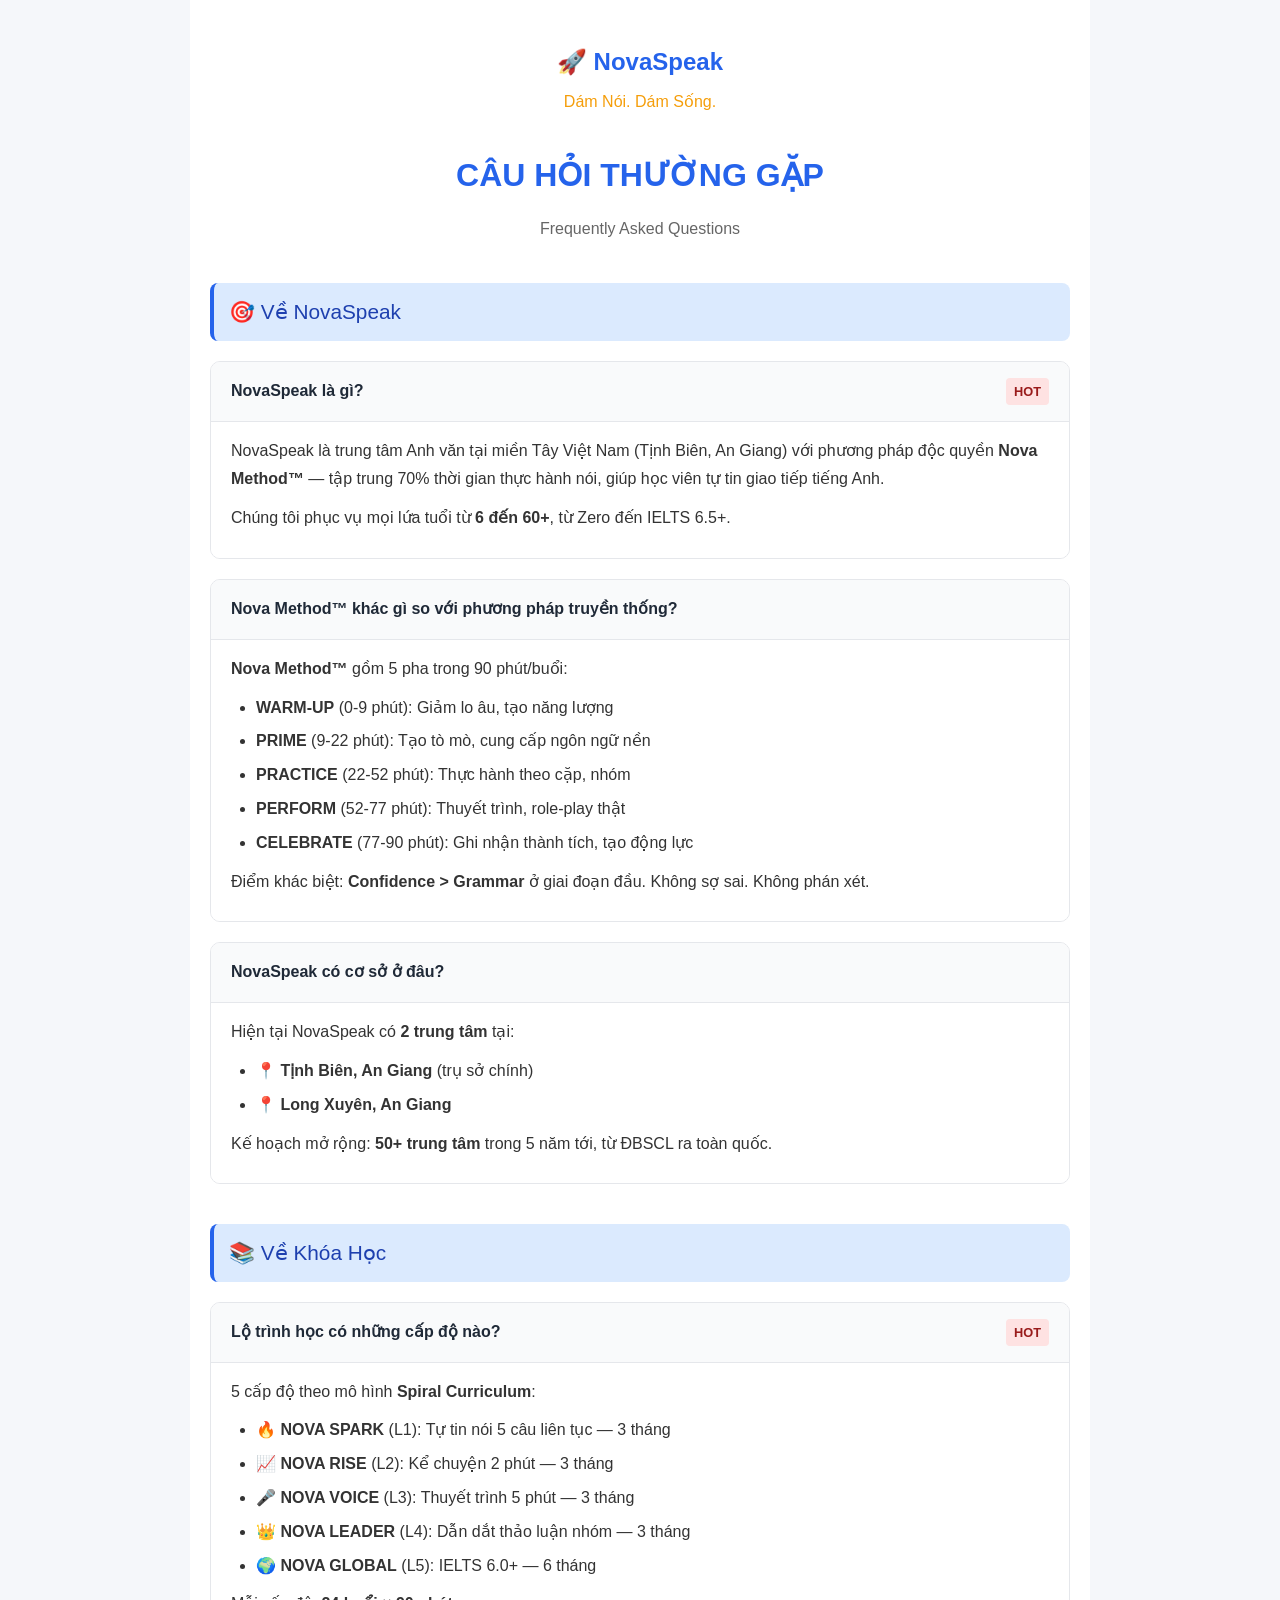
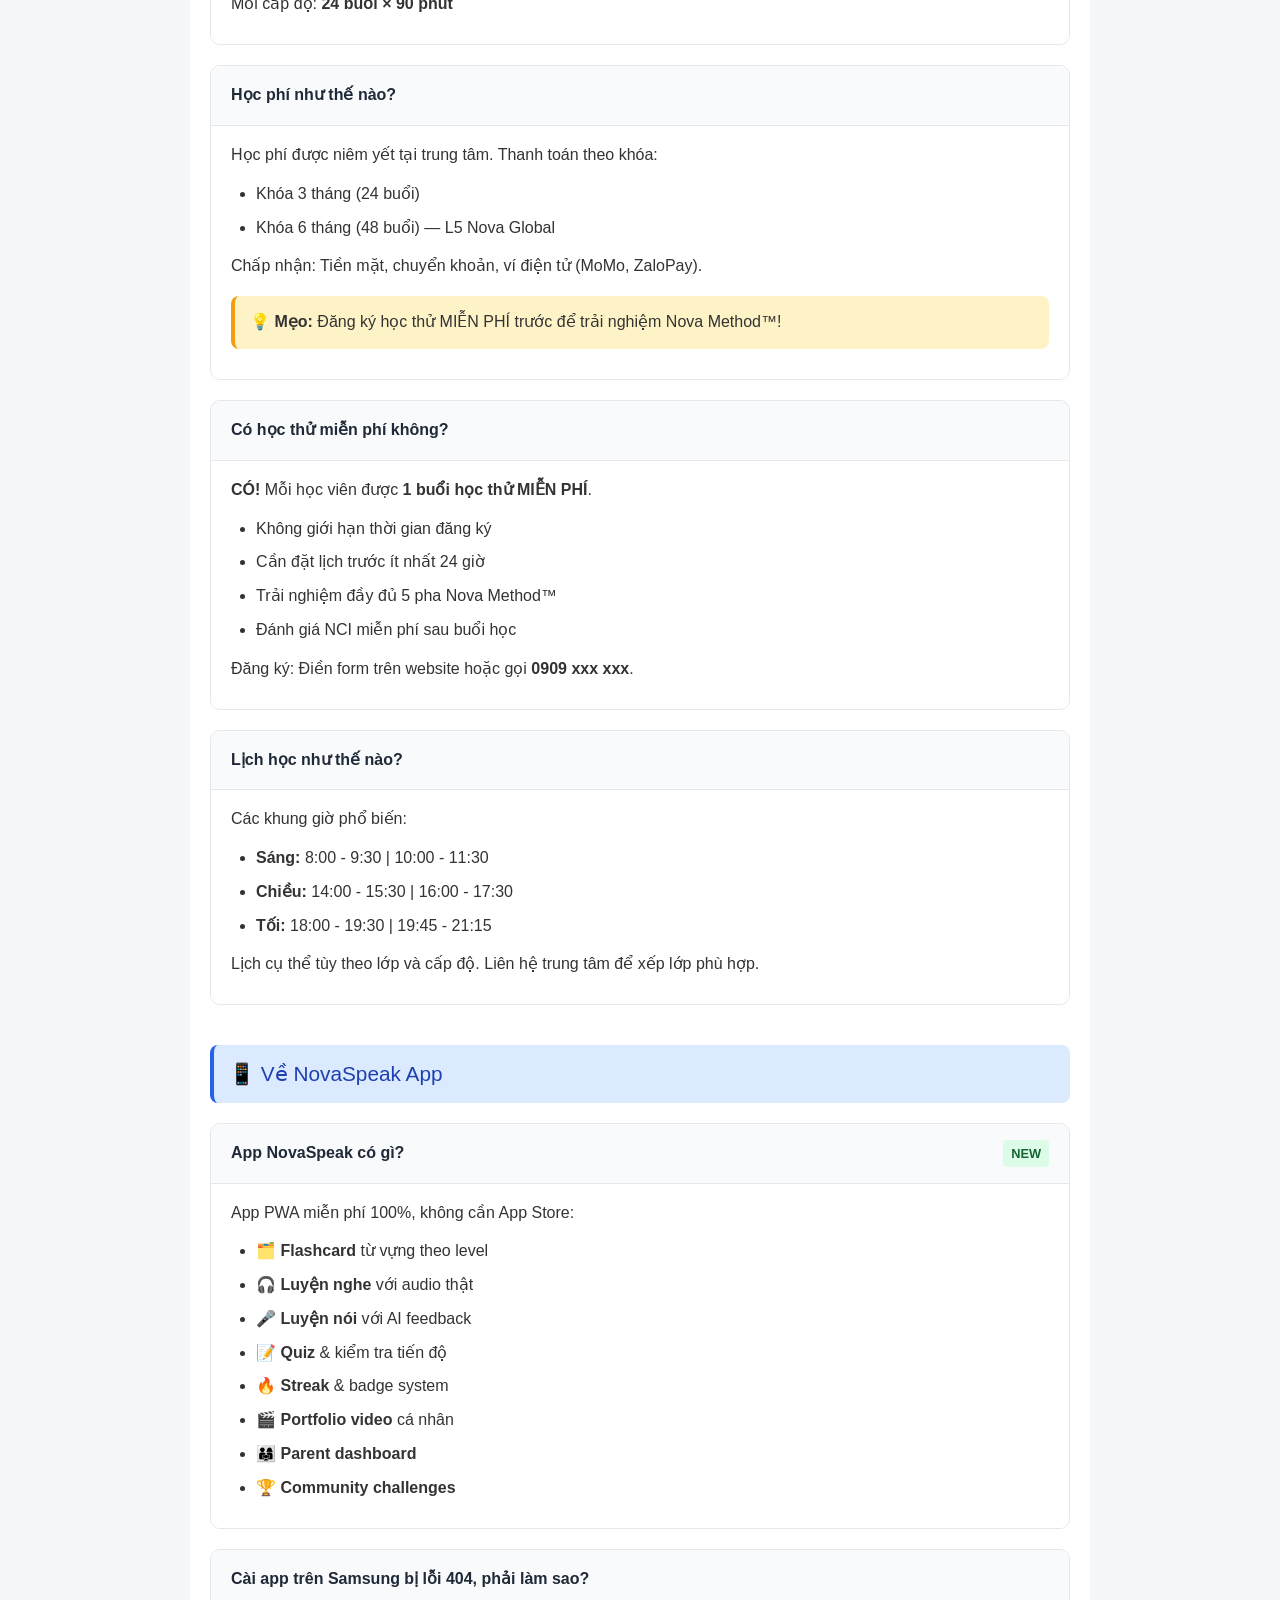
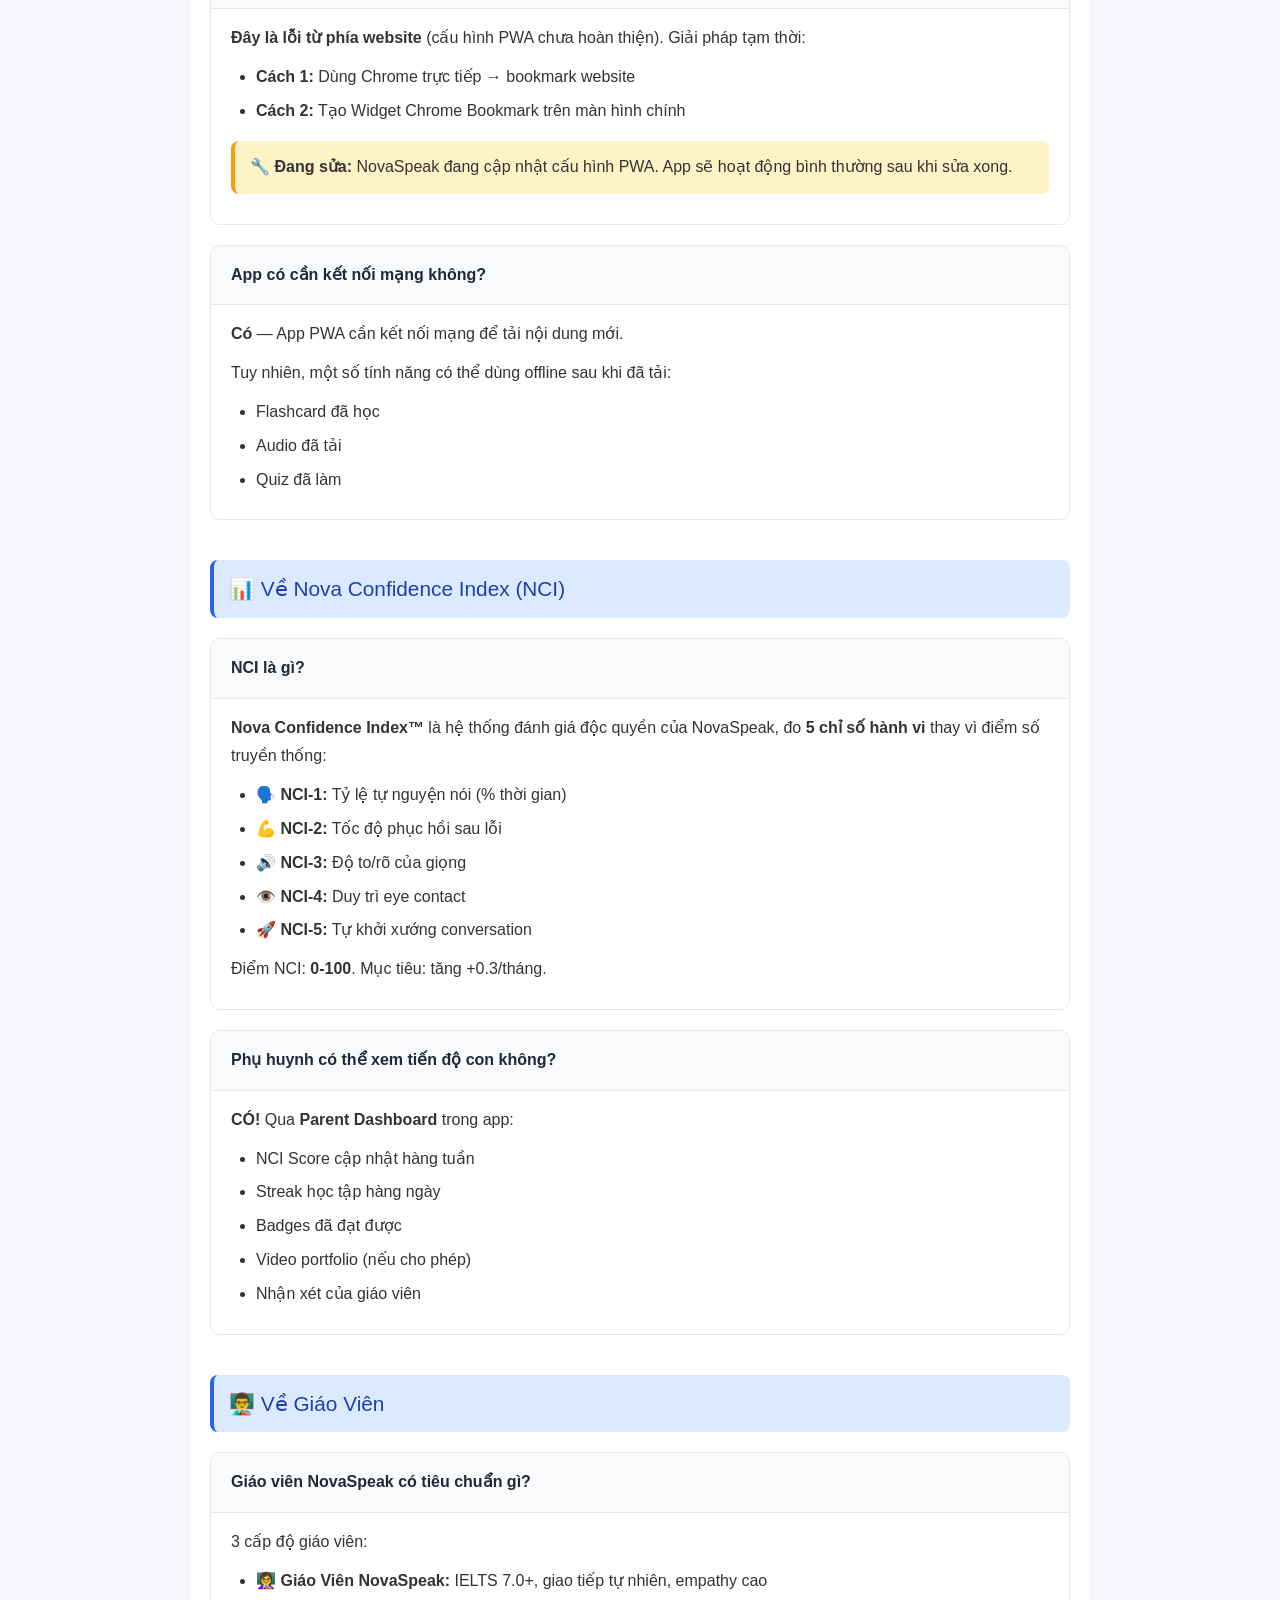
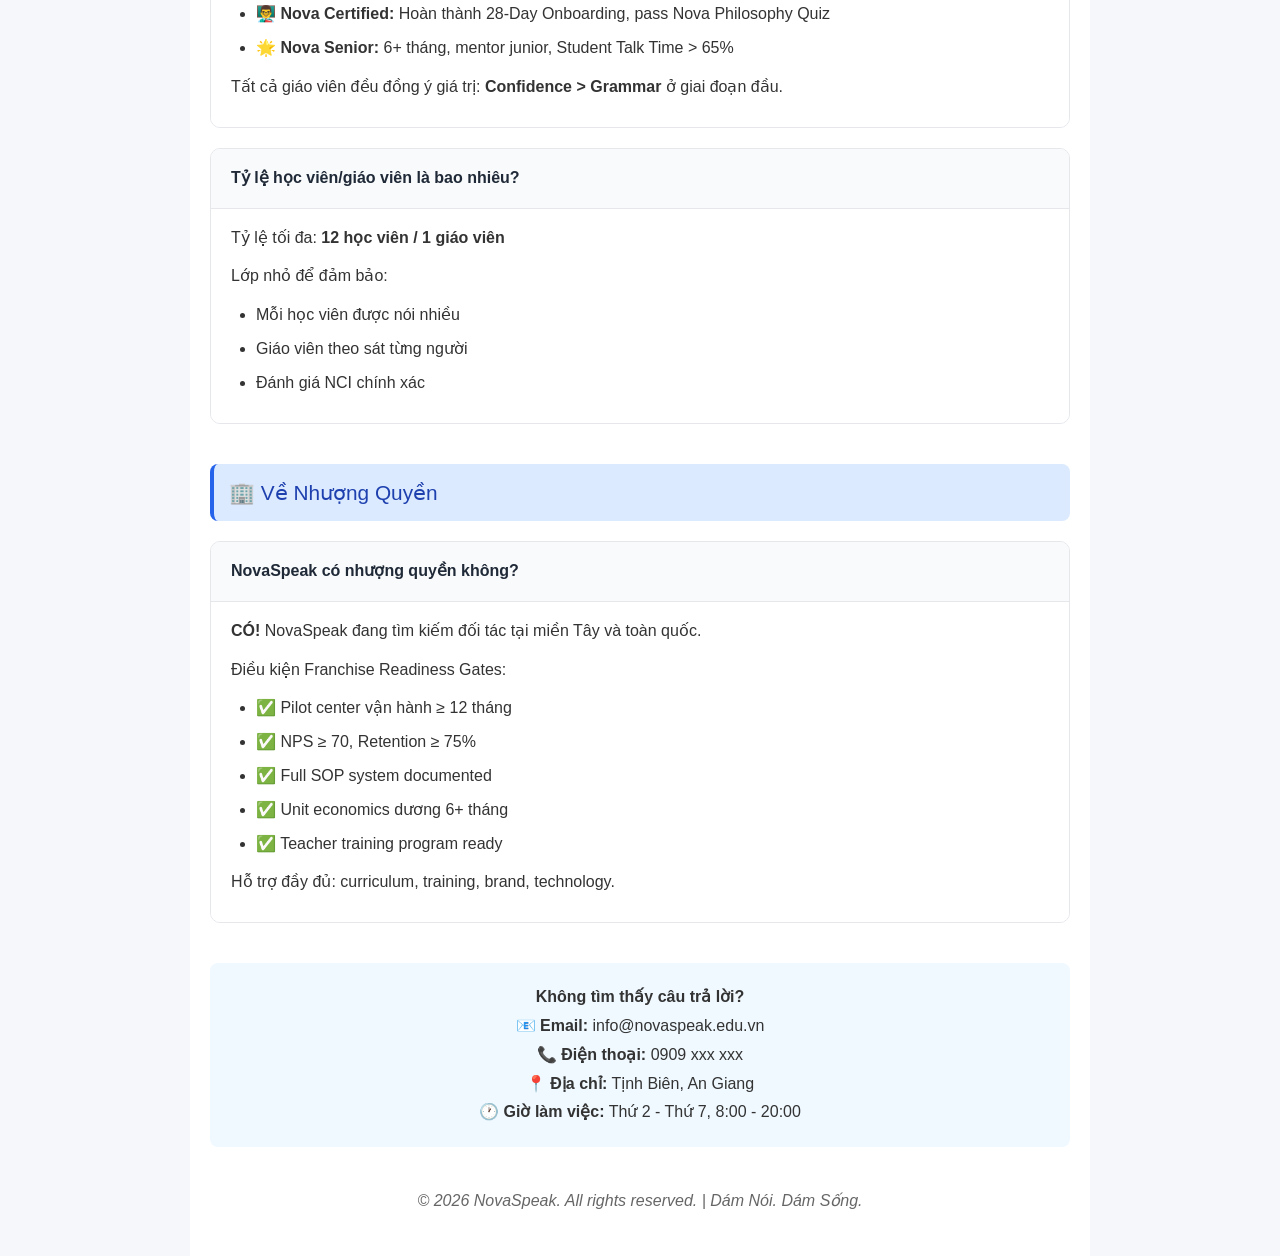
<file: faq.html>
<!DOCTYPE html>
<html lang="vi">
<head>
    <meta charset="UTF-8">
    <meta name="viewport" content="width=device-width, initial-scale=1.0">
    <title>FAQ - Câu Hỏi Thường Gặp - NovaSpeak</title>
    <style>
        * { margin: 0; padding: 0; box-sizing: border-box; }
        body { font-family: 'Segoe UI', sans-serif; line-height: 1.8; color: #333; background: #f5f7fa; }
        .container { max-width: 900px; margin: 0 auto; padding: 40px 20px; background: white; }
        h1 { color: #2563eb; font-size: 2em; margin-bottom: 10px; text-align: center; }
        .subtitle { text-align: center; color: #666; margin-bottom: 40px; }
        .category { margin-bottom: 40px; }
        .category-title { color: #1e40af; font-size: 1.3em; margin: 30px 0 20px; padding: 10px 15px; background: #dbeafe; border-radius: 8px; border-left: 4px solid #2563eb; }
        .faq-item { margin-bottom: 20px; border: 1px solid #e5e7eb; border-radius: 10px; overflow: hidden; }
        .faq-question { background: #f9fafb; padding: 15px 20px; font-weight: 600; color: #1f2937; cursor: pointer; display: flex; justify-content: space-between; align-items: center; }
        .faq-question:hover { background: #f3f4f6; }
        .faq-answer { padding: 15px 20px; background: white; border-top: 1px solid #e5e7eb; }
        .faq-answer p { margin-bottom: 10px; }
        .faq-answer ul { margin-left: 25px; margin-bottom: 10px; }
        .faq-answer li { margin-bottom: 5px; }
        .badge { display: inline-block; padding: 2px 8px; border-radius: 4px; font-size: 0.8em; font-weight: 600; margin-left: 10px; }
        .badge-new { background: #dcfce7; color: #166534; }
        .badge-hot { background: #fee2e2; color: #991b1b; }
        .tip { background: #fef3c7; padding: 12px 15px; border-radius: 8px; margin: 15px 0; border-left: 4px solid #f59e0b; }
        .contact { background: #f0f9ff; padding: 20px; border-radius: 8px; margin-top: 30px; text-align: center; }
        .logo { text-align: center; font-size: 1.5em; font-weight: bold; color: #2563eb; margin-bottom: 5px; }
        .tagline { text-align: center; color: #f59e0b; margin-bottom: 30px; }
        .date { text-align: center; color: #666; font-style: italic; margin-top: 40px; }
    </style>
<base target="_blank">
</head>
<body>
    <div class="container">
        <div class="logo">🚀 NovaSpeak</div>
        <div class="tagline">Dám Nói. Dám Sống.</div>
        <h1>CÂU HỎI THƯỜNG GẶP</h1>
        <p class="subtitle">Frequently Asked Questions</p>

        <!-- Về NovaSpeak -->
        <div class="category">
            <div class="category-title">🎯 Về NovaSpeak</div>

            <div class="faq-item">
                <div class="faq-question">NovaSpeak là gì? <span class="badge badge-hot">HOT</span></div>
                <div class="faq-answer">
                    <p>NovaSpeak là trung tâm Anh văn tại miền Tây Việt Nam (Tịnh Biên, An Giang) với phương pháp độc quyền <strong>Nova Method™</strong> — tập trung 70% thời gian thực hành nói, giúp học viên tự tin giao tiếp tiếng Anh.</p>
                    <p>Chúng tôi phục vụ mọi lứa tuổi từ <strong>6 đến 60+</strong>, từ Zero đến IELTS 6.5+.</p>
                </div>
            </div>

            <div class="faq-item">
                <div class="faq-question">Nova Method™ khác gì so với phương pháp truyền thống?</div>
                <div class="faq-answer">
                    <p><strong>Nova Method™</strong> gồm 5 pha trong 90 phút/buổi:</p>
                    <ul>
                        <li><strong>WARM-UP</strong> (0-9 phút): Giảm lo âu, tạo năng lượng</li>
                        <li><strong>PRIME</strong> (9-22 phút): Tạo tò mò, cung cấp ngôn ngữ nền</li>
                        <li><strong>PRACTICE</strong> (22-52 phút): Thực hành theo cặp, nhóm</li>
                        <li><strong>PERFORM</strong> (52-77 phút): Thuyết trình, role-play thật</li>
                        <li><strong>CELEBRATE</strong> (77-90 phút): Ghi nhận thành tích, tạo động lực</li>
                    </ul>
                    <p>Điểm khác biệt: <strong>Confidence > Grammar</strong> ở giai đoạn đầu. Không sợ sai. Không phán xét.</p>
                </div>
            </div>

            <div class="faq-item">
                <div class="faq-question">NovaSpeak có cơ sở ở đâu?</div>
                <div class="faq-answer">
                    <p>Hiện tại NovaSpeak có <strong>2 trung tâm</strong> tại:</p>
                    <ul>
                        <li>📍 <strong>Tịnh Biên, An Giang</strong> (trụ sở chính)</li>
                        <li>📍 <strong>Long Xuyên, An Giang</strong></li>
                    </ul>
                    <p>Kế hoạch mở rộng: <strong>50+ trung tâm</strong> trong 5 năm tới, từ ĐBSCL ra toàn quốc.</p>
                </div>
            </div>
        </div>

        <!-- Về Khóa Học -->
        <div class="category">
            <div class="category-title">📚 Về Khóa Học</div>

            <div class="faq-item">
                <div class="faq-question">Lộ trình học có những cấp độ nào? <span class="badge badge-hot">HOT</span></div>
                <div class="faq-answer">
                    <p>5 cấp độ theo mô hình <strong>Spiral Curriculum</strong>:</p>
                    <ul>
                        <li>🔥 <strong>NOVA SPARK</strong> (L1): Tự tin nói 5 câu liên tục — 3 tháng</li>
                        <li>📈 <strong>NOVA RISE</strong> (L2): Kể chuyện 2 phút — 3 tháng</li>
                        <li>🎤 <strong>NOVA VOICE</strong> (L3): Thuyết trình 5 phút — 3 tháng</li>
                        <li>👑 <strong>NOVA LEADER</strong> (L4): Dẫn dắt thảo luận nhóm — 3 tháng</li>
                        <li>🌍 <strong>NOVA GLOBAL</strong> (L5): IELTS 6.0+ — 6 tháng</li>
                    </ul>
                    <p>Mỗi cấp độ: <strong>24 buổi × 90 phút</strong></p>
                </div>
            </div>

            <div class="faq-item">
                <div class="faq-question">Học phí như thế nào?</div>
                <div class="faq-answer">
                    <p>Học phí được niêm yết tại trung tâm. Thanh toán theo khóa:</p>
                    <ul>
                        <li>Khóa 3 tháng (24 buổi)</li>
                        <li>Khóa 6 tháng (48 buổi) — L5 Nova Global</li>
                    </ul>
                    <p>Chấp nhận: Tiền mặt, chuyển khoản, ví điện tử (MoMo, ZaloPay).</p>
                    <div class="tip">
                        <strong>💡 Mẹo:</strong> Đăng ký học thử MIỄN PHÍ trước để trải nghiệm Nova Method™!
                    </div>
                </div>
            </div>

            <div class="faq-item">
                <div class="faq-question">Có học thử miễn phí không?</div>
                <div class="faq-answer">
                    <p><strong>CÓ!</strong> Mỗi học viên được <strong>1 buổi học thử MIỄN PHÍ</strong>.</p>
                    <ul>
                        <li>Không giới hạn thời gian đăng ký</li>
                        <li>Cần đặt lịch trước ít nhất 24 giờ</li>
                        <li>Trải nghiệm đầy đủ 5 pha Nova Method™</li>
                        <li>Đánh giá NCI miễn phí sau buổi học</li>
                    </ul>
                    <p>Đăng ký: Điền form trên website hoặc gọi <strong>0909 xxx xxx</strong>.</p>
                </div>
            </div>

            <div class="faq-item">
                <div class="faq-question">Lịch học như thế nào?</div>
                <div class="faq-answer">
                    <p>Các khung giờ phổ biến:</p>
                    <ul>
                        <li><strong>Sáng:</strong> 8:00 - 9:30 | 10:00 - 11:30</li>
                        <li><strong>Chiều:</strong> 14:00 - 15:30 | 16:00 - 17:30</li>
                        <li><strong>Tối:</strong> 18:00 - 19:30 | 19:45 - 21:15</li>
                    </ul>
                    <p>Lịch cụ thể tùy theo lớp và cấp độ. Liên hệ trung tâm để xếp lớp phù hợp.</p>
                </div>
            </div>
        </div>

        <!-- Về App -->
        <div class="category">
            <div class="category-title">📱 Về NovaSpeak App</div>

            <div class="faq-item">
                <div class="faq-question">App NovaSpeak có gì? <span class="badge badge-new">NEW</span></div>
                <div class="faq-answer">
                    <p>App PWA miễn phí 100%, không cần App Store:</p>
                    <ul>
                        <li>🗂️ <strong>Flashcard</strong> từ vựng theo level</li>
                        <li>🎧 <strong>Luyện nghe</strong> với audio thật</li>
                        <li>🎤 <strong>Luyện nói</strong> với AI feedback</li>
                        <li>📝 <strong>Quiz</strong> & kiểm tra tiến độ</li>
                        <li>🔥 <strong>Streak</strong> & badge system</li>
                        <li>🎬 <strong>Portfolio video</strong> cá nhân</li>
                        <li>👨‍👩‍👧 <strong>Parent dashboard</strong></li>
                        <li>🏆 <strong>Community challenges</strong></li>
                    </ul>
                </div>
            </div>

            <div class="faq-item">
                <div class="faq-question">Cài app trên Samsung bị lỗi 404, phải làm sao?</div>
                <div class="faq-answer">
                    <p><strong>Đây là lỗi từ phía website</strong> (cấu hình PWA chưa hoàn thiện). Giải pháp tạm thời:</p>
                    <ul>
                        <li><strong>Cách 1:</strong> Dùng Chrome trực tiếp → bookmark website</li>
                        <li><strong>Cách 2:</strong> Tạo Widget Chrome Bookmark trên màn hình chính</li>
                    </ul>
                    <div class="tip">
                        <strong>🔧 Đang sửa:</strong> NovaSpeak đang cập nhật cấu hình PWA. App sẽ hoạt động bình thường sau khi sửa xong.
                    </div>
                </div>
            </div>

            <div class="faq-item">
                <div class="faq-question">App có cần kết nối mạng không?</div>
                <div class="faq-answer">
                    <p><strong>Có</strong> — App PWA cần kết nối mạng để tải nội dung mới.</p>
                    <p>Tuy nhiên, một số tính năng có thể dùng offline sau khi đã tải:</p>
                    <ul>
                        <li>Flashcard đã học</li>
                        <li>Audio đã tải</li>
                        <li>Quiz đã làm</li>
                    </ul>
                </div>
            </div>
        </div>

        <!-- Về NCI -->
        <div class="category">
            <div class="category-title">📊 Về Nova Confidence Index (NCI)</div>

            <div class="faq-item">
                <div class="faq-question">NCI là gì?</div>
                <div class="faq-answer">
                    <p><strong>Nova Confidence Index™</strong> là hệ thống đánh giá độc quyền của NovaSpeak, đo <strong>5 chỉ số hành vi</strong> thay vì điểm số truyền thống:</p>
                    <ul>
                        <li>🗣️ <strong>NCI-1:</strong> Tỷ lệ tự nguyện nói (% thời gian)</li>
                        <li>💪 <strong>NCI-2:</strong> Tốc độ phục hồi sau lỗi</li>
                        <li>🔊 <strong>NCI-3:</strong> Độ to/rõ của giọng</li>
                        <li>👁️ <strong>NCI-4:</strong> Duy trì eye contact</li>
                        <li>🚀 <strong>NCI-5:</strong> Tự khởi xướng conversation</li>
                    </ul>
                    <p>Điểm NCI: <strong>0-100</strong>. Mục tiêu: tăng +0.3/tháng.</p>
                </div>
            </div>

            <div class="faq-item">
                <div class="faq-question">Phụ huynh có thể xem tiến độ con không?</div>
                <div class="faq-answer">
                    <p><strong>CÓ!</strong> Qua <strong>Parent Dashboard</strong> trong app:</p>
                    <ul>
                        <li>NCI Score cập nhật hàng tuần</li>
                        <li>Streak học tập hàng ngày</li>
                        <li>Badges đã đạt được</li>
                        <li>Video portfolio (nếu cho phép)</li>
                        <li>Nhận xét của giáo viên</li>
                    </ul>
                </div>
            </div>
        </div>

        <!-- Về Giáo Viên -->
        <div class="category">
            <div class="category-title">👨‍🏫 Về Giáo Viên</div>

            <div class="faq-item">
                <div class="faq-question">Giáo viên NovaSpeak có tiêu chuẩn gì?</div>
                <div class="faq-answer">
                    <p>3 cấp độ giáo viên:</p>
                    <ul>
                        <li>👩‍🏫 <strong>Giáo Viên NovaSpeak:</strong> IELTS 7.0+, giao tiếp tự nhiên, empathy cao</li>
                        <li>👨‍🏫 <strong>Nova Certified:</strong> Hoàn thành 28-Day Onboarding, pass Nova Philosophy Quiz</li>
                        <li>🌟 <strong>Nova Senior:</strong> 6+ tháng, mentor junior, Student Talk Time > 65%</li>
                    </ul>
                    <p>Tất cả giáo viên đều đồng ý giá trị: <strong>Confidence > Grammar</strong> ở giai đoạn đầu.</p>
                </div>
            </div>

            <div class="faq-item">
                <div class="faq-question">Tỷ lệ học viên/giáo viên là bao nhiêu?</div>
                <div class="faq-answer">
                    <p>Tỷ lệ tối đa: <strong>12 học viên / 1 giáo viên</strong></p>
                    <p>Lớp nhỏ để đảm bảo:</p>
                    <ul>
                        <li>Mỗi học viên được nói nhiều</li>
                        <li>Giáo viên theo sát từng người</li>
                        <li>Đánh giá NCI chính xác</li>
                    </ul>
                </div>
            </div>
        </div>

        <!-- Về Nhượng Quyền -->
        <div class="category">
            <div class="category-title">🏢 Về Nhượng Quyền</div>

            <div class="faq-item">
                <div class="faq-question">NovaSpeak có nhượng quyền không?</div>
                <div class="faq-answer">
                    <p><strong>CÓ!</strong> NovaSpeak đang tìm kiếm đối tác tại miền Tây và toàn quốc.</p>
                    <p>Điều kiện Franchise Readiness Gates:</p>
                    <ul>
                        <li>✅ Pilot center vận hành ≥ 12 tháng</li>
                        <li>✅ NPS ≥ 70, Retention ≥ 75%</li>
                        <li>✅ Full SOP system documented</li>
                        <li>✅ Unit economics dương 6+ tháng</li>
                        <li>✅ Teacher training program ready</li>
                    </ul>
                    <p>Hỗ trợ đầy đủ: curriculum, training, brand, technology.</p>
                </div>
            </div>
        </div>

        <!-- Liên hệ -->
        <div class="contact">
            <p><strong>Không tìm thấy câu trả lời?</strong></p>
            <p>📧 <strong>Email:</strong> info@novaspeak.edu.vn</p>
            <p>📞 <strong>Điện thoại:</strong> 0909 xxx xxx</p>
            <p>📍 <strong>Địa chỉ:</strong> Tịnh Biên, An Giang</p>
            <p>🕐 <strong>Giờ làm việc:</strong> Thứ 2 - Thứ 7, 8:00 - 20:00</p>
        </div>

        <p class="date">© 2026 NovaSpeak. All rights reserved. | Dám Nói. Dám Sống.</p>
    </div>
</body>
</html>
</file>
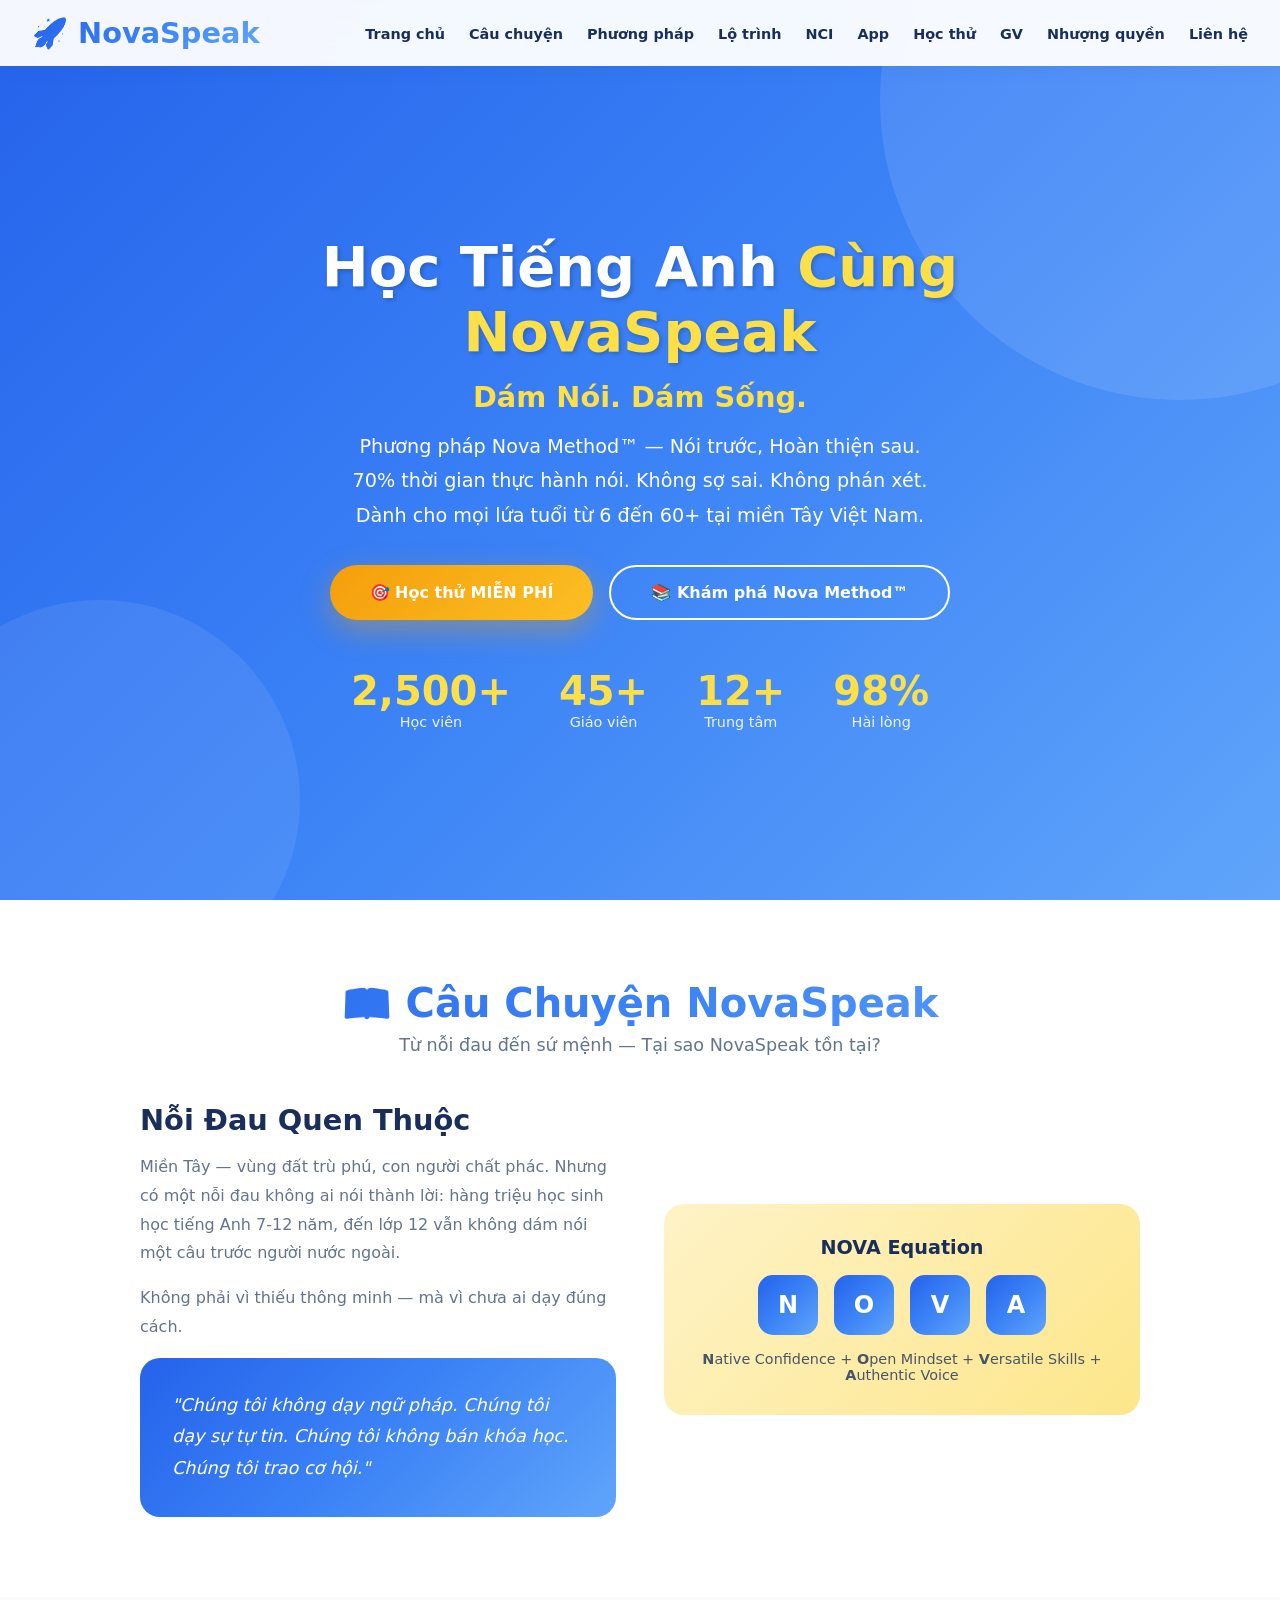
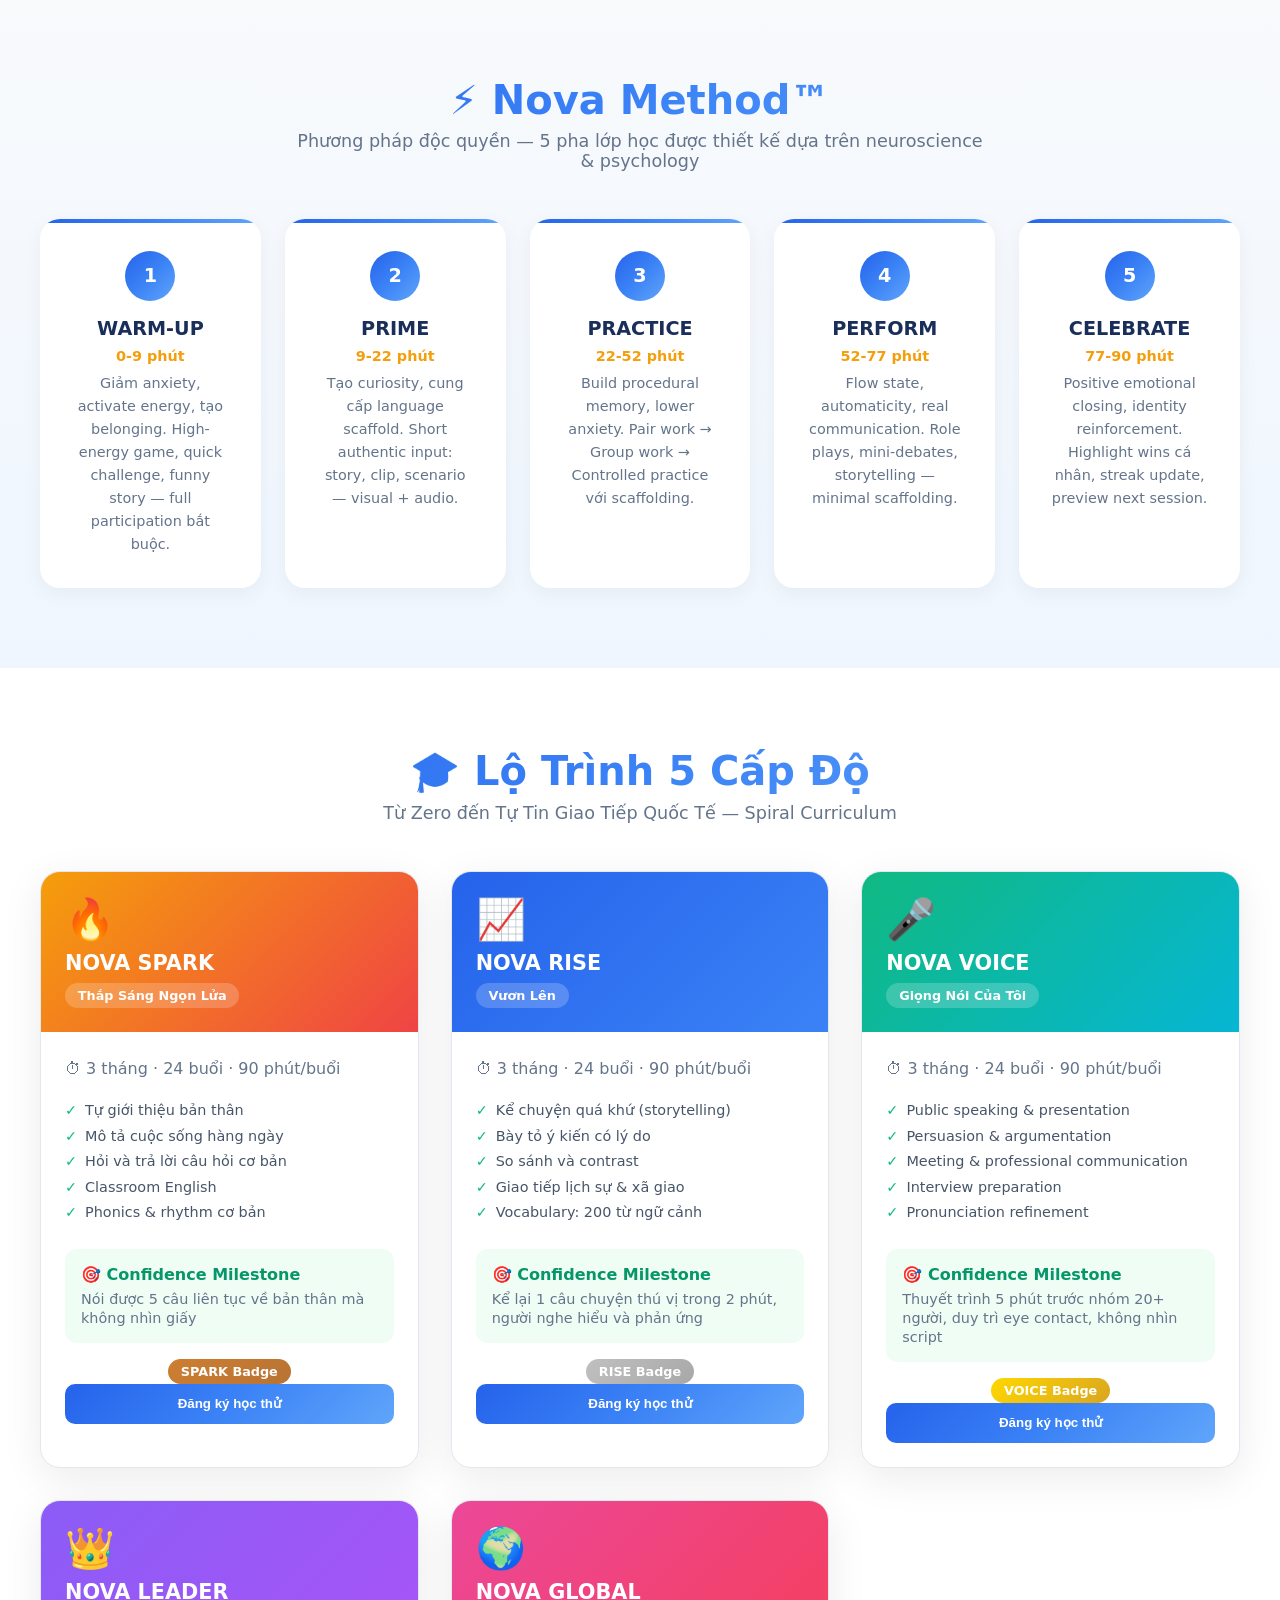
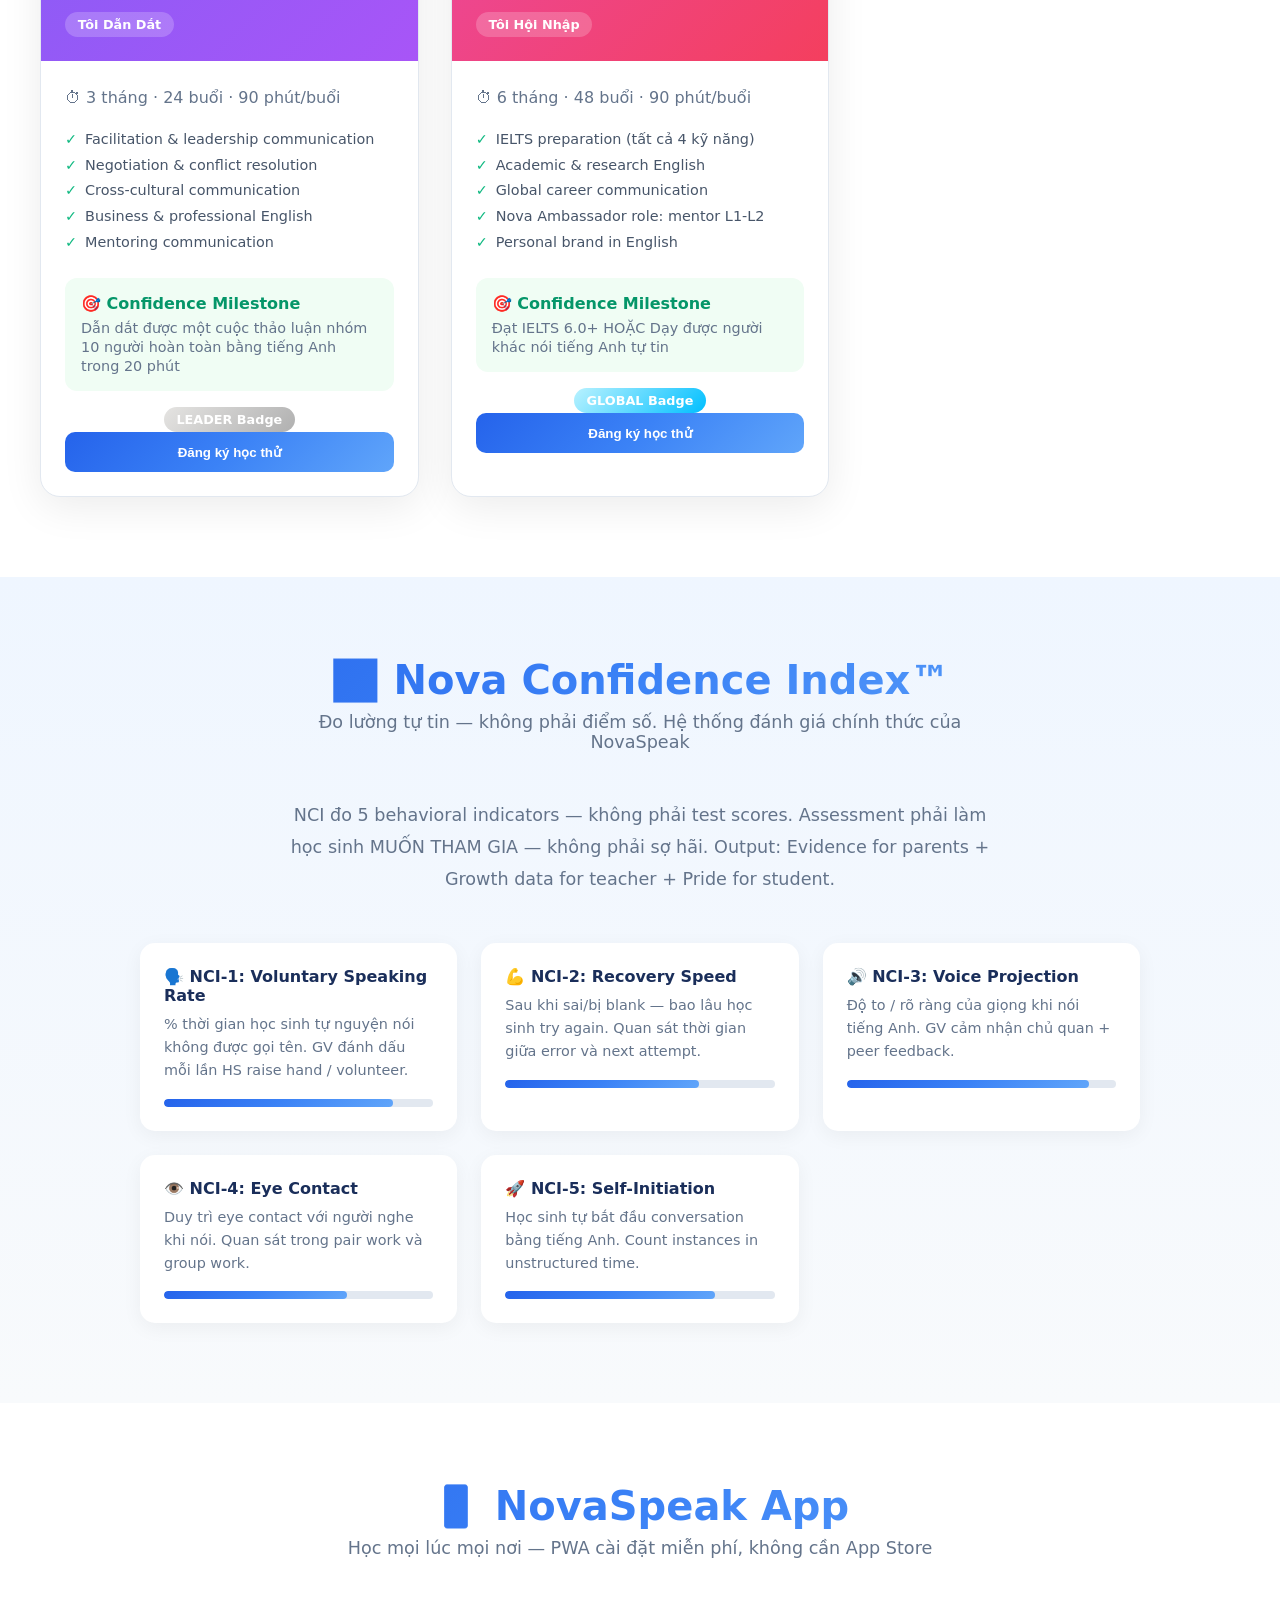
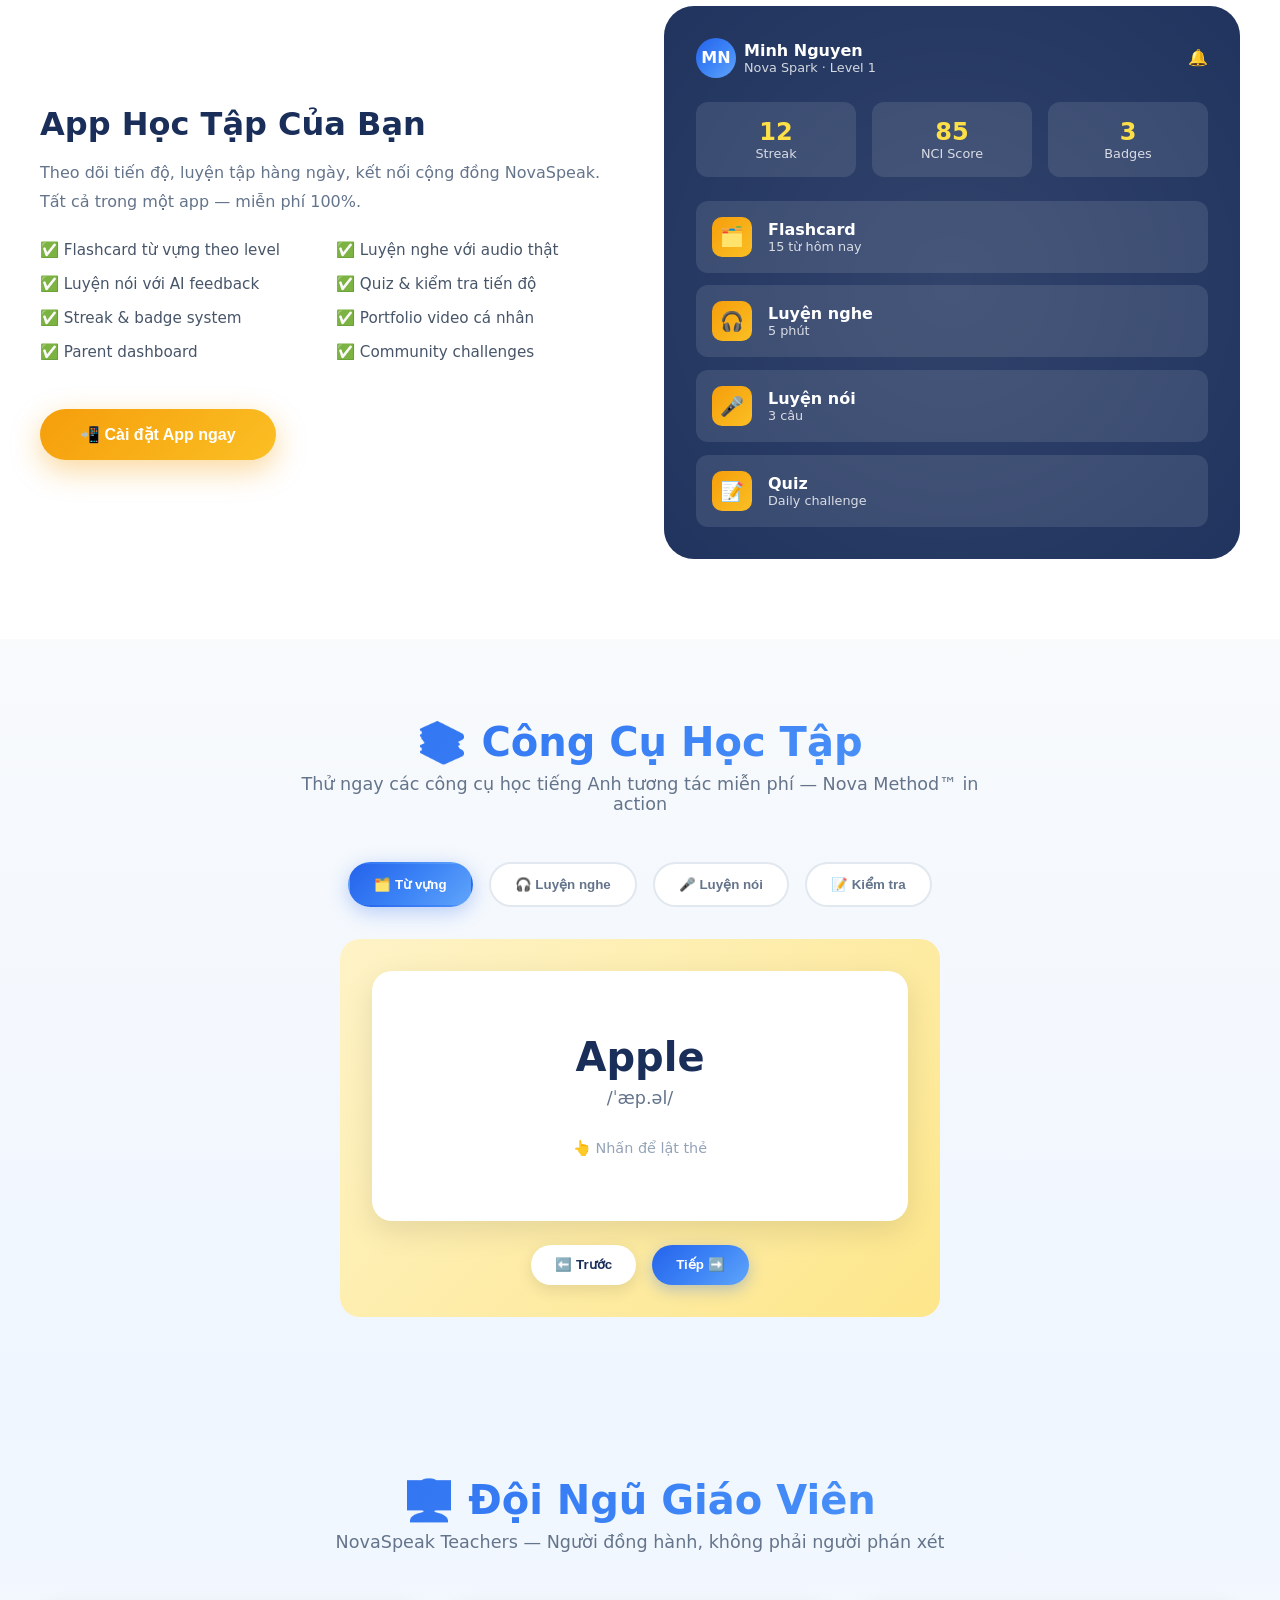
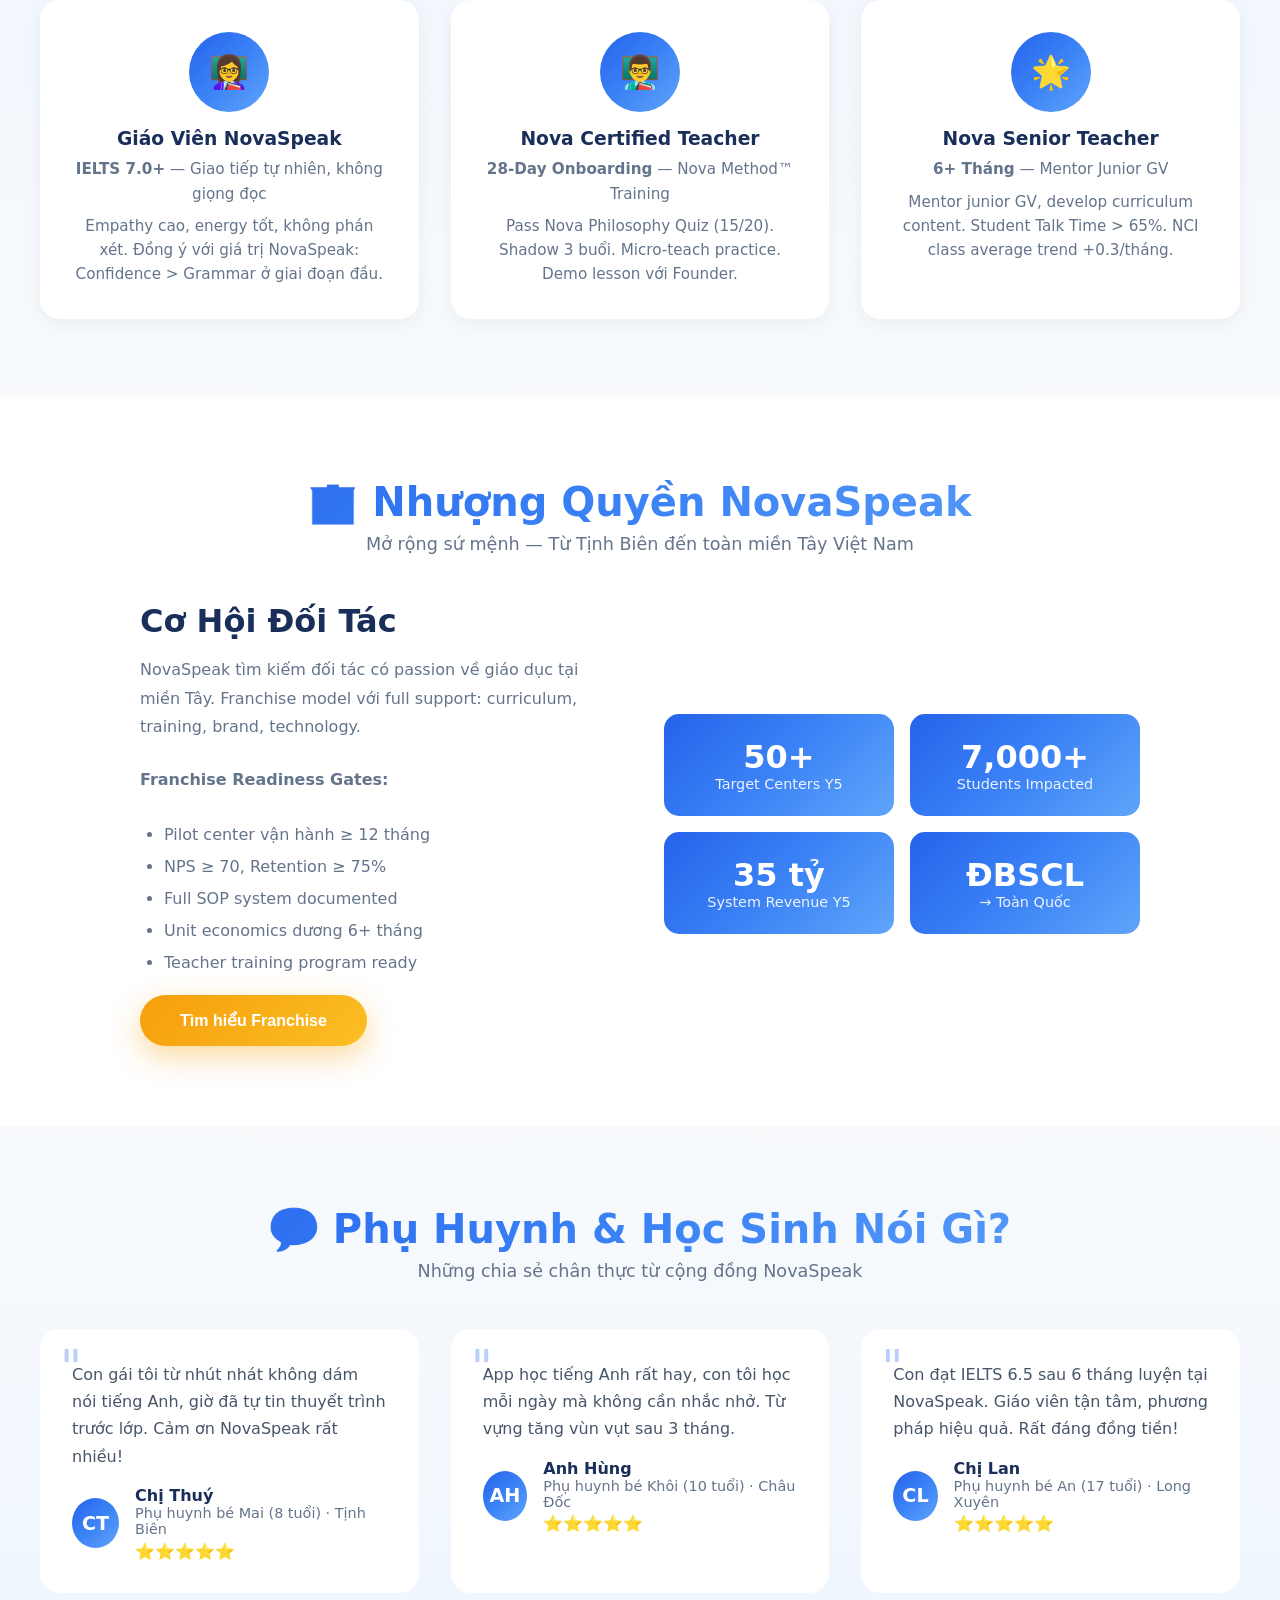
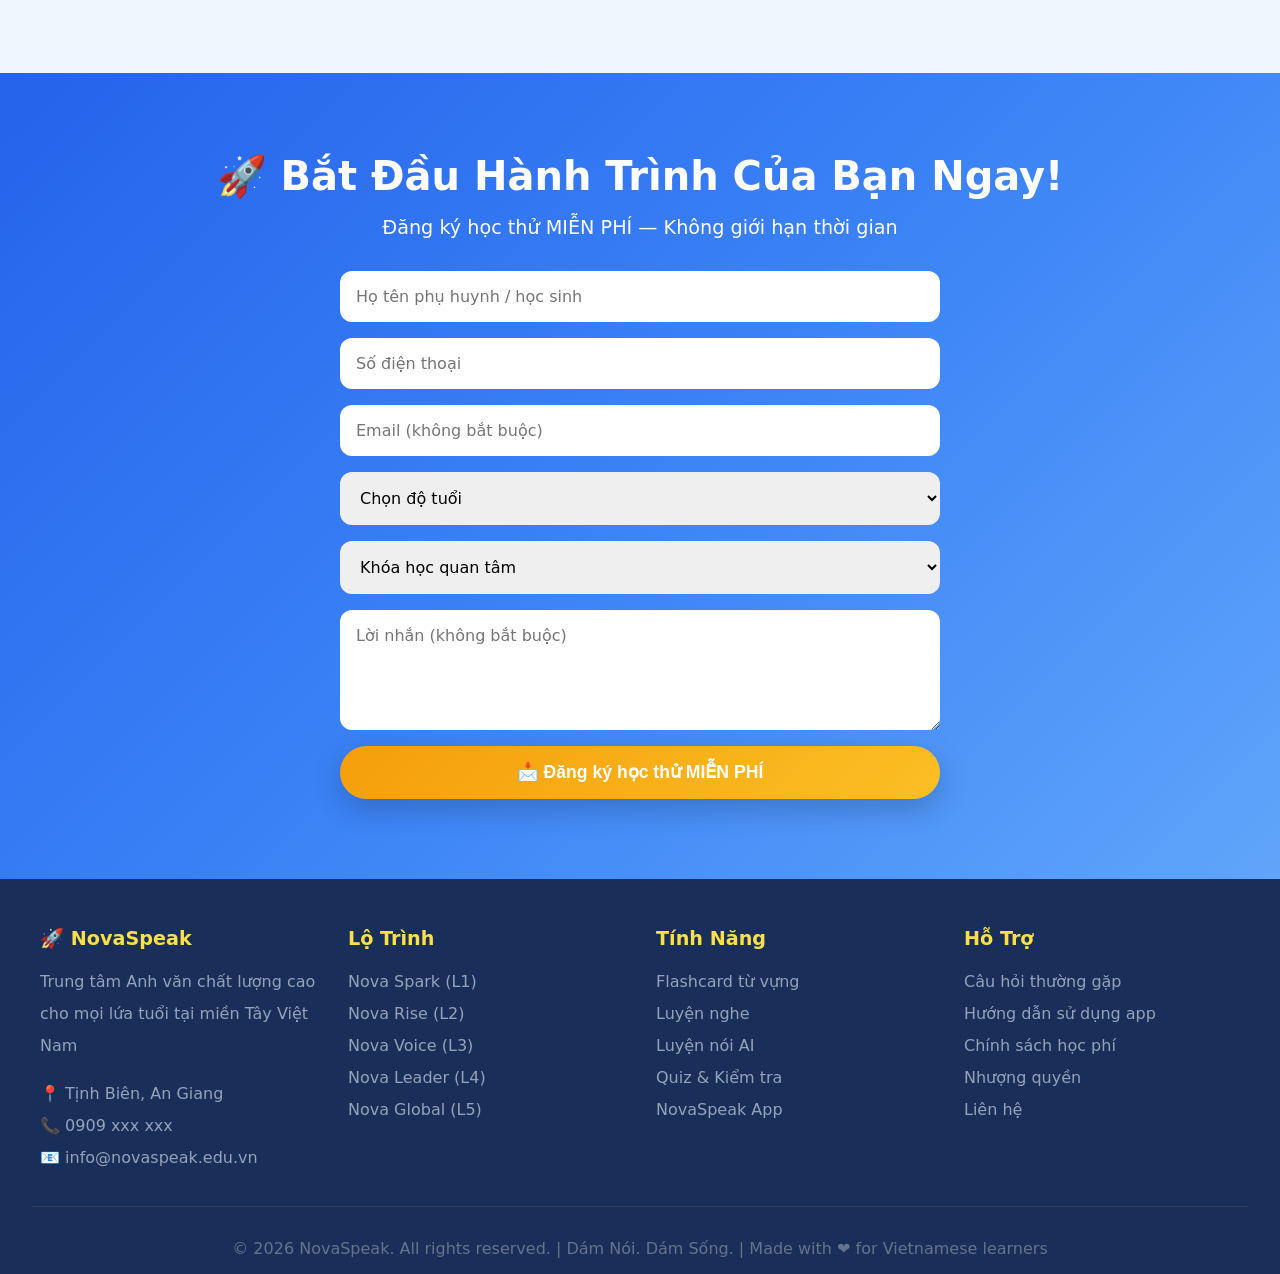
<file: novaspeak.html>
<!DOCTYPE html>
<html lang="vi">
<head>
    <meta charset="UTF-8">
    <meta name="viewport" content="width=device-width, initial-scale=1.0">
    <title>NovaSpeak - Dám Nói. Dám Sống.</title>
    <link rel="manifest" href="manifest.json">
    <link rel="icon" href="data:image/svg+xml,<svg xmlns='http://www.w3.org/2000/svg' viewBox='0 0 100 100'><text y='.9em' font-size='90'>🚀</text></svg>">
    <style>
        * { margin: 0; padding: 0; box-sizing: border-box; }
        :root {
            --nova-blue: #2563EB;
            --nova-gold: #F59E0B;
            --nova-navy: #1A2E5A;
            --nova-light: #F8FAFC;
            --nova-gradient: linear-gradient(135deg, #2563EB 0%, #3B82F6 50%, #60A5FA 100%);
            --nova-gold-gradient: linear-gradient(135deg, #F59E0B 0%, #FBBF24 100%);
        }
        body {
            font-family: 'Segoe UI', system-ui, -apple-system, sans-serif;
            background: var(--nova-light);
            color: #1E293B;
            overflow-x: hidden;
        }
        nav {
            position: fixed; top: 0; width: 100%; background: rgba(255,255,255,0.95);
            backdrop-filter: blur(20px); z-index: 1000; padding: 1rem 2rem;
            display: flex; justify-content: space-between; align-items: center;
            box-shadow: 0 2px 20px rgba(0,0,0,0.05);
        }
        .logo {
            font-size: 1.8rem; font-weight: 800; background: var(--nova-gradient);
            -webkit-background-clip: text; -webkit-text-fill-color: transparent;
            display: flex; align-items: center; gap: 0.5rem;
        }
        .nav-links { display: flex; gap: 1.5rem; list-style: none; }
        .nav-links a {
            text-decoration: none; color: var(--nova-navy); font-weight: 600;
            transition: color 0.3s; position: relative; font-size: 0.9rem;
        }
        .nav-links a:hover { color: var(--nova-blue); }
        .nav-links a::after {
            content: ''; position: absolute; bottom: -5px; left: 0; width: 0; height: 3px;
            background: var(--nova-gradient); transition: width 0.3s; border-radius: 2px;
        }
        .nav-links a:hover::after { width: 100%; }
        .mobile-menu-btn { display: none; background: none; border: none; font-size: 1.5rem; cursor: pointer; }
        .hero {
            min-height: 100vh; display: flex; align-items: center; justify-content: center;
            background: var(--nova-gradient); position: relative; overflow: hidden; padding: 6rem 2rem 2rem;
        }
        .hero::before {
            content: ''; position: absolute; width: 600px; height: 600px;
            background: rgba(255,255,255,0.1); border-radius: 50%; top: -200px; right: -200px;
            animation: float 20s infinite ease-in-out;
        }
        .hero::after {
            content: ''; position: absolute; width: 400px; height: 400px;
            background: rgba(255,255,255,0.08); border-radius: 50%; bottom: -100px; left: -100px;
            animation: float 15s infinite ease-in-out reverse;
        }
        @keyframes float {
            0%, 100% { transform: translate(0, 0) scale(1); }
            50% { transform: translate(30px, -30px) scale(1.1); }
        }
        .hero-content { text-align: center; color: white; z-index: 1; max-width: 900px; }
        .hero h1 { font-size: 3.5rem; font-weight: 900; margin-bottom: 1rem; text-shadow: 2px 2px 4px rgba(0,0,0,0.2); animation: fadeInUp 1s ease; }
        .hero h1 span { color: #FDE047; }
        .hero .slogan { font-size: 1.8rem; font-weight: 700; margin-bottom: 1rem; color: #FDE047; animation: fadeInUp 1s ease 0.2s both; }
        .hero p { font-size: 1.2rem; margin-bottom: 2rem; opacity: 0.95; animation: fadeInUp 1s ease 0.4s both; line-height: 1.8; }
        .hero-buttons { display: flex; gap: 1rem; justify-content: center; flex-wrap: wrap; animation: fadeInUp 1s ease 0.6s both; }
        .btn {
            padding: 1rem 2.5rem; border-radius: 50px; font-weight: 700; font-size: 1rem;
            cursor: pointer; transition: all 0.3s ease; text-decoration: none;
            display: inline-flex; align-items: center; gap: 0.5rem; border: none;
        }
        .btn-primary { background: var(--nova-gold-gradient); color: white; box-shadow: 0 10px 30px rgba(245, 158, 11, 0.4); }
        .btn-primary:hover { transform: translateY(-3px); box-shadow: 0 15px 40px rgba(245, 158, 11, 0.5); }
        .btn-secondary { background: transparent; color: white; border: 2px solid white; }
        .btn-secondary:hover { background: white; color: var(--nova-blue); }
        .hero-stats { display: flex; justify-content: center; gap: 3rem; margin-top: 3rem; animation: fadeInUp 1s ease 0.8s both; }
        .stat { text-align: center; }
        .stat-number { font-size: 2.5rem; font-weight: 900; color: #FDE047; }
        .stat-label { font-size: 0.9rem; opacity: 0.9; }
        @keyframes fadeInUp { from { opacity: 0; transform: translateY(30px); } to { opacity: 1; transform: translateY(0); } }
        section { padding: 5rem 2rem; }
        .section-title { text-align: center; margin-bottom: 3rem; }
        .section-title h2 { font-size: 2.5rem; font-weight: 800; margin-bottom: 0.5rem; background: var(--nova-gradient); -webkit-background-clip: text; -webkit-text-fill-color: transparent; }
        .section-title p { color: #64748B; font-size: 1.1rem; max-width: 700px; margin: 0 auto; }
        .brand-story { background: white; }
        .story-container { max-width: 1000px; margin: 0 auto; display: grid; grid-template-columns: 1fr 1fr; gap: 3rem; align-items: center; }
        .story-text h3 { font-size: 1.8rem; color: var(--nova-navy); margin-bottom: 1rem; }
        .story-text p { color: #64748B; line-height: 1.8; margin-bottom: 1rem; }
        .story-quote { background: var(--nova-gradient); color: white; padding: 2rem; border-radius: 20px; font-style: italic; font-size: 1.1rem; line-height: 1.8; }
        .story-visual { display: flex; flex-direction: column; gap: 1rem; }
        .nova-equation { background: linear-gradient(135deg, #FEF3C7, #FDE68A); padding: 2rem; border-radius: 20px; text-align: center; }
        .nova-equation h4 { color: var(--nova-navy); font-size: 1.2rem; margin-bottom: 1rem; }
        .nova-letters { display: flex; justify-content: center; gap: 1rem; flex-wrap: wrap; }
        .nova-letter { width: 60px; height: 60px; background: var(--nova-gradient); color: white; border-radius: 15px; display: flex; align-items: center; justify-content: center; font-size: 1.5rem; font-weight: 800; }
        .nova-method { background: linear-gradient(180deg, #F8FAFC 0%, #EFF6FF 100%); }
        .method-phases { display: grid; grid-template-columns: repeat(auto-fit, minmax(200px, 1fr)); gap: 1.5rem; max-width: 1200px; margin: 0 auto; }
        .phase-card { background: white; padding: 2rem; border-radius: 20px; text-align: center; box-shadow: 0 5px 20px rgba(0,0,0,0.05); transition: all 0.3s ease; position: relative; overflow: hidden; }
        .phase-card:hover { transform: translateY(-5px); box-shadow: 0 15px 40px rgba(0,0,0,0.1); }
        .phase-card::before { content: ''; position: absolute; top: 0; left: 0; right: 0; height: 4px; background: var(--nova-gradient); }
        .phase-number { width: 50px; height: 50px; background: var(--nova-gradient); color: white; border-radius: 50%; display: flex; align-items: center; justify-content: center; font-size: 1.2rem; font-weight: 800; margin: 0 auto 1rem; }
        .phase-card h3 { font-size: 1.2rem; color: var(--nova-navy); margin-bottom: 0.5rem; }
        .phase-card .time { color: var(--nova-gold); font-weight: 700; font-size: 0.9rem; margin-bottom: 0.5rem; }
        .phase-card p { color: #64748B; font-size: 0.9rem; line-height: 1.6; }
        .curriculum { background: white; }
        .levels-grid { display: grid; grid-template-columns: repeat(auto-fit, minmax(280px, 1fr)); gap: 2rem; max-width: 1200px; margin: 0 auto; }
        .level-card { background: white; border-radius: 20px; overflow: hidden; box-shadow: 0 10px 40px rgba(0,0,0,0.08); transition: all 0.3s ease; border: 1px solid #E2E8F0; }
        .level-card:hover { transform: translateY(-10px); box-shadow: 0 20px 60px rgba(0,0,0,0.15); }
        .level-header { padding: 1.5rem; color: white; position: relative; overflow: hidden; }
        .level-1 { background: linear-gradient(135deg, #F59E0B, #EF4444); }
        .level-2 { background: linear-gradient(135deg, #2563EB, #3B82F6); }
        .level-3 { background: linear-gradient(135deg, #10B981, #06B6D4); }
        .level-4 { background: linear-gradient(135deg, #8B5CF6, #A855F7); }
        .level-5 { background: linear-gradient(135deg, #EC4899, #F43F5E); }
        .level-icon { font-size: 2.5rem; margin-bottom: 0.5rem; }
        .level-header h3 { font-size: 1.3rem; }
        .level-header .badge { display: inline-block; background: rgba(255,255,255,0.2); padding: 0.3rem 0.8rem; border-radius: 20px; font-size: 0.8rem; margin-top: 0.5rem; }
        .level-body { padding: 1.5rem; }
        .level-body p { color: #64748B; margin-bottom: 1rem; line-height: 1.6; }
        .level-features { list-style: none; margin-bottom: 1.5rem; }
        .level-features li { padding: 0.3rem 0; color: #475569; display: flex; align-items: center; gap: 0.5rem; font-size: 0.9rem; }
        .level-features li::before { content: '✓'; color: #10B981; font-weight: bold; }
        .level-milestone { background: #F0FDF4; padding: 1rem; border-radius: 12px; margin-bottom: 1rem; }
        .level-milestone strong { color: #059669; display: block; margin-bottom: 0.3rem; }
        .level-milestone span { color: #64748B; font-size: 0.9rem; }
        .badge-container { display: flex; gap: 0.5rem; justify-content: center; margin-top: 1rem; }
        .badge { padding: 0.3rem 0.8rem; border-radius: 20px; font-size: 0.8rem; font-weight: 700; color: white; }
        .badge-bronze { background: linear-gradient(135deg, #CD7F32, #B87333); }
        .badge-silver { background: linear-gradient(135deg, #C0C0C0, #A8A8A8); }
        .badge-gold { background: linear-gradient(135deg, #FFD700, #DAA520); }
        .badge-platinum { background: linear-gradient(135deg, #E5E4E2, #B0B0B0); }
        .badge-diamond { background: linear-gradient(135deg, #B9F2FF, #00BFFF); }
        .level-btn { width: 100%; padding: 0.8rem; border: none; border-radius: 10px; background: var(--nova-gradient); color: white; font-weight: 700; cursor: pointer; transition: all 0.3s; }
        .level-btn:hover { opacity: 0.9; transform: scale(1.02); }
        .nci-system { background: linear-gradient(180deg, #EFF6FF 0%, #F8FAFC 100%); }
        .nci-container { max-width: 1000px; margin: 0 auto; }
        .nci-intro { text-align: center; margin-bottom: 3rem; }
        .nci-intro p { color: #64748B; font-size: 1.1rem; line-height: 1.8; max-width: 700px; margin: 0 auto; }
        .nci-indicators { display: grid; grid-template-columns: repeat(auto-fit, minmax(250px, 1fr)); gap: 1.5rem; }
        .nci-card { background: white; padding: 1.5rem; border-radius: 15px; box-shadow: 0 5px 20px rgba(0,0,0,0.05); }
        .nci-card h4 { color: var(--nova-navy); margin-bottom: 0.5rem; display: flex; align-items: center; gap: 0.5rem; }
        .nci-card p { color: #64748B; font-size: 0.9rem; line-height: 1.6; }
        .nci-progress { margin-top: 1rem; }
        .nci-progress-bar { width: 100%; height: 8px; background: #E2E8F0; border-radius: 4px; overflow: hidden; }
        .nci-progress-fill { height: 100%; background: var(--nova-gradient); border-radius: 4px; transition: width 1s ease; }
        .app-preview { background: white; }
        .app-container { max-width: 1200px; margin: 0 auto; display: grid; grid-template-columns: 1fr 1fr; gap: 3rem; align-items: center; }
        .app-info h3 { font-size: 2rem; color: var(--nova-navy); margin-bottom: 1rem; }
        .app-info p { color: #64748B; line-height: 1.8; margin-bottom: 1.5rem; }
        .app-features { display: grid; grid-template-columns: 1fr 1fr; gap: 1rem; margin-bottom: 2rem; }
        .app-feature { display: flex; align-items: center; gap: 0.5rem; color: #475569; font-size: 0.95rem; }
        .app-mockup { background: var(--nova-navy); border-radius: 30px; padding: 2rem; color: white; position: relative; overflow: hidden; }
        .app-mockup::before { content: ''; position: absolute; top: -50%; right: -50%; width: 200%; height: 200%; background: radial-gradient(circle, rgba(255,255,255,0.1) 0%, transparent 70%); }
        .mockup-header { display: flex; justify-content: space-between; align-items: center; margin-bottom: 1.5rem; position: relative; }
        .mockup-user { display: flex; align-items: center; gap: 0.5rem; }
        .mockup-avatar { width: 40px; height: 40px; background: var(--nova-gradient); border-radius: 50%; display: flex; align-items: center; justify-content: center; font-weight: 700; }
        .mockup-stats { display: grid; grid-template-columns: repeat(3, 1fr); gap: 1rem; margin-bottom: 1.5rem; position: relative; }
        .mockup-stat { background: rgba(255,255,255,0.1); padding: 1rem; border-radius: 12px; text-align: center; }
        .mockup-stat-number { font-size: 1.5rem; font-weight: 800; color: #FDE047; }
        .mockup-stat-label { font-size: 0.8rem; opacity: 0.8; }
        .mockup-activities { display: flex; flex-direction: column; gap: 0.8rem; position: relative; }
        .mockup-activity { background: rgba(255,255,255,0.1); padding: 1rem; border-radius: 12px; display: flex; align-items: center; gap: 1rem; }
        .mockup-activity-icon { width: 40px; height: 40px; background: var(--nova-gold-gradient); border-radius: 10px; display: flex; align-items: center; justify-content: center; font-size: 1.2rem; }
        .learning-tools { background: linear-gradient(180deg, #F8FAFC 0%, #EFF6FF 100%); }
        .tools-container { max-width: 1200px; margin: 0 auto; }
        .tool-tabs { display: flex; justify-content: center; gap: 1rem; margin-bottom: 2rem; flex-wrap: wrap; }
        .tool-tab { padding: 0.8rem 1.5rem; border: 2px solid #E2E8F0; border-radius: 50px; background: white; cursor: pointer; font-weight: 600; transition: all 0.3s; color: #64748B; }
        .tool-tab.active { background: var(--nova-gradient); color: white; border-color: transparent; box-shadow: 0 5px 20px rgba(37, 99, 235, 0.3); }
        .tool-tab:hover:not(.active) { border-color: var(--nova-blue); color: var(--nova-blue); }
        .tool-content { display: none; animation: fadeIn 0.5s ease; }
        .tool-content.active { display: block; }
        @keyframes fadeIn { from { opacity: 0; transform: translateY(10px); } to { opacity: 1; transform: translateY(0); } }
        .vocab-tool { background: linear-gradient(135deg, #FEF3C7, #FDE68A); padding: 2rem; border-radius: 20px; max-width: 600px; margin: 0 auto; }
        .flashcard { background: white; padding: 3rem 2rem; border-radius: 20px; text-align: center; box-shadow: 0 10px 30px rgba(0,0,0,0.1); margin-bottom: 1.5rem; cursor: pointer; transition: transform 0.6s; min-height: 250px; display: flex; flex-direction: column; justify-content: center; align-items: center; }
        .flashcard-word { font-size: 2.5rem; font-weight: 800; color: var(--nova-navy); margin-bottom: 0.5rem; }
        .flashcard-phonetic { color: #64748B; font-size: 1.1rem; margin-bottom: 1rem; }
        .flashcard-meaning { font-size: 1.2rem; color: var(--nova-blue); font-weight: 600; }
        .flashcard-example { margin-top: 1rem; color: #64748B; font-style: italic; }
        .vocab-controls { display: flex; justify-content: center; gap: 1rem; }
        .vocab-btn { padding: 0.8rem 1.5rem; border: none; border-radius: 50px; font-weight: 700; cursor: pointer; transition: all 0.3s; }
        .vocab-btn-prev { background: white; color: var(--nova-navy); box-shadow: 0 5px 15px rgba(0,0,0,0.1); }
        .vocab-btn-next { background: var(--nova-gradient); color: white; box-shadow: 0 5px 15px rgba(37, 99, 235, 0.3); }
        .vocab-btn:hover { transform: scale(1.05); }
        .listen-tool { background: linear-gradient(135deg, #DBEAFE, #BFDBFE); padding: 2rem; border-radius: 20px; max-width: 600px; margin: 0 auto; }
        .audio-player { background: white; padding: 2rem; border-radius: 20px; text-align: center; box-shadow: 0 10px 30px rgba(0,0,0,0.1); margin-bottom: 1.5rem; }
        .play-btn { width: 80px; height: 80px; border-radius: 50%; background: var(--nova-gradient); border: none; color: white; font-size: 2rem; cursor: pointer; box-shadow: 0 10px 30px rgba(37, 99, 235, 0.3); transition: all 0.3s; margin-bottom: 1rem; }
        .play-btn:hover { transform: scale(1.1); }
        .play-btn.playing { animation: pulse 1.5s infinite; }
        @keyframes pulse { 0%, 100% { box-shadow: 0 0 0 0 rgba(37, 99, 235, 0.4); } 50% { box-shadow: 0 0 0 20px rgba(37, 99, 235, 0); } }
        .audio-text { font-size: 1.2rem; color: var(--nova-navy); line-height: 1.8; margin-top: 1rem; }
        .audio-text .highlight { background: #FDE047; padding: 2px 6px; border-radius: 4px; transition: all 0.3s; }
        .speak-tool { background: linear-gradient(135deg, #D1FAE5, #A7F3D0); padding: 2rem; border-radius: 20px; max-width: 600px; margin: 0 auto; }
        .mic-container { background: white; padding: 2rem; border-radius: 20px; text-align: center; box-shadow: 0 10px 30px rgba(0,0,0,0.1); margin-bottom: 1.5rem; }
        .mic-btn { width: 100px; height: 100px; border-radius: 50%; background: var(--nova-gradient); border: none; color: white; font-size: 2.5rem; cursor: pointer; box-shadow: 0 10px 30px rgba(37, 99, 235, 0.3); transition: all 0.3s; margin-bottom: 1rem; }
        .mic-btn:hover { transform: scale(1.1); }
        .mic-btn.recording { animation: recording-pulse 1s infinite; background: #EF4444; }
        @keyframes recording-pulse { 0%, 100% { transform: scale(1); } 50% { transform: scale(1.1); } }
        .pronunciation-result { margin-top: 1rem; padding: 1rem; border-radius: 10px; font-weight: 700; }
        .pronunciation-result.good { background: #D1FAE5; color: #059669; }
        .pronunciation-result.bad { background: #FEE2E2; color: #DC2626; }
        .quiz-tool { background: linear-gradient(135deg, #FCE7F3, #FBCFE8); padding: 2rem; border-radius: 20px; max-width: 600px; margin: 0 auto; }
        .quiz-container { background: white; padding: 2rem; border-radius: 20px; box-shadow: 0 10px 30px rgba(0,0,0,0.1); margin-bottom: 1.5rem; }
        .quiz-question { font-size: 1.3rem; font-weight: 700; color: var(--nova-navy); margin-bottom: 1.5rem; }
        .quiz-options { display: flex; flex-direction: column; gap: 0.8rem; }
        .quiz-option { padding: 1rem; border: 2px solid #E2E8F0; border-radius: 12px; background: white; cursor: pointer; transition: all 0.3s; font-weight: 600; text-align: left; }
        .quiz-option:hover { border-color: var(--nova-blue); background: #EFF6FF; }
        .quiz-option.correct { border-color: #10B981; background: #D1FAE5; color: #059669; }
        .quiz-option.wrong { border-color: #EF4444; background: #FEE2E2; color: #DC2626; }
        .quiz-score { text-align: center; font-size: 1.2rem; font-weight: 700; color: var(--nova-blue); margin-top: 1rem; }
        .teacher-section { background: linear-gradient(180deg, #EFF6FF 0%, #F8FAFC 100%); }
        .teacher-grid { display: grid; grid-template-columns: repeat(auto-fit, minmax(300px, 1fr)); gap: 2rem; max-width: 1200px; margin: 0 auto; }
        .teacher-card { background: white; padding: 2rem; border-radius: 20px; box-shadow: 0 5px 20px rgba(0,0,0,0.05); text-align: center; transition: all 0.3s; }
        .teacher-card:hover { transform: translateY(-5px); box-shadow: 0 15px 40px rgba(0,0,0,0.1); }
        .teacher-avatar { width: 80px; height: 80px; background: var(--nova-gradient); border-radius: 50%; display: flex; align-items: center; justify-content: center; font-size: 2rem; margin: 0 auto 1rem; }
        .teacher-card h3 { color: var(--nova-navy); margin-bottom: 0.5rem; }
        .teacher-card p { color: #64748B; font-size: 0.95rem; line-height: 1.6; }
        .franchise { background: white; }
        .franchise-container { max-width: 1000px; margin: 0 auto; display: grid; grid-template-columns: 1fr 1fr; gap: 3rem; align-items: center; }
        .franchise-info h3 { font-size: 2rem; color: var(--nova-navy); margin-bottom: 1rem; }
        .franchise-info p { color: #64748B; line-height: 1.8; margin-bottom: 1.5rem; }
        .franchise-stats { display: grid; grid-template-columns: 1fr 1fr; gap: 1rem; }
        .franchise-stat { background: var(--nova-gradient); color: white; padding: 1.5rem; border-radius: 15px; text-align: center; }
        .franchise-stat-number { font-size: 2rem; font-weight: 800; }
        .franchise-stat-label { font-size: 0.9rem; opacity: 0.9; }
        .testimonials { background: linear-gradient(180deg, #F8FAFC 0%, #EFF6FF 100%); }
        .testimonials-grid { display: grid; grid-template-columns: repeat(auto-fit, minmax(300px, 1fr)); gap: 2rem; max-width: 1200px; margin: 0 auto; }
        .testimonial-card { background: white; padding: 2rem; border-radius: 20px; position: relative; transition: all 0.3s; }
        .testimonial-card:hover { transform: translateY(-5px); box-shadow: 0 15px 40px rgba(0,0,0,0.1); }
        .testimonial-quote { font-size: 3rem; color: var(--nova-blue); opacity: 0.3; position: absolute; top: 10px; left: 20px; }
        .testimonial-text { font-size: 1rem; color: #475569; line-height: 1.7; margin-bottom: 1rem; position: relative; z-index: 1; }
        .testimonial-author { display: flex; align-items: center; gap: 1rem; }
        .testimonial-avatar { width: 50px; height: 50px; border-radius: 50%; background: var(--nova-gradient); display: flex; align-items: center; justify-content: center; color: white; font-weight: 700; font-size: 1.2rem; }
        .testimonial-info h4 { font-weight: 700; color: var(--nova-navy); }
        .testimonial-info p { color: #64748B; font-size: 0.9rem; }
        .stars { color: #F59E0B; margin-top: 0.3rem; }
        .contact { background: var(--nova-gradient); color: white; text-align: center; }
        .contact h2 { font-size: 2.5rem; font-weight: 900; margin-bottom: 1rem; }
        .contact p { font-size: 1.2rem; opacity: 0.9; margin-bottom: 2rem; }
        .contact-form { max-width: 600px; margin: 0 auto; display: grid; gap: 1rem; }
        .contact-form input, .contact-form select, .contact-form textarea { padding: 1rem; border: none; border-radius: 12px; font-size: 1rem; font-family: inherit; }
        .contact-form textarea { min-height: 120px; resize: vertical; }
        .contact-form button { padding: 1rem 2rem; background: var(--nova-gold-gradient); color: white; border: none; border-radius: 50px; font-size: 1.1rem; font-weight: 700; cursor: pointer; transition: all 0.3s; box-shadow: 0 10px 30px rgba(0,0,0,0.2); }
        .contact-form button:hover { transform: translateY(-3px); box-shadow: 0 15px 40px rgba(0,0,0,0.3); }
        footer { background: var(--nova-navy); color: white; padding: 3rem 2rem 1rem; }
        .footer-grid { display: grid; grid-template-columns: repeat(auto-fit, minmax(200px, 1fr)); gap: 2rem; max-width: 1200px; margin: 0 auto 2rem; }
        .footer-col h4 { font-size: 1.2rem; margin-bottom: 1rem; color: #FDE047; }
        .footer-col p, .footer-col a { color: #94A3B8; text-decoration: none; line-height: 2; transition: color 0.3s; }
        .footer-col a:hover { color: white; }
        .footer-bottom { text-align: center; padding-top: 2rem; border-top: 1px solid #334155; color: #64748B; }
        @media (max-width: 768px) {
            .nav-links { display: none; position: absolute; top: 100%; left: 0; right: 0; background: white; flex-direction: column; padding: 1rem; box-shadow: 0 10px 30px rgba(0,0,0,0.1); }
            .nav-links.active { display: flex; }
            .mobile-menu-btn { display: block; }
            .hero h1 { font-size: 2.2rem; }
            .hero .slogan { font-size: 1.3rem; }
            .hero p { font-size: 1rem; }
            .hero-stats { flex-direction: column; gap: 1rem; }
            .hero-buttons { flex-direction: column; align-items: center; }
            .btn { width: 100%; justify-content: center; }
            .section-title h2 { font-size: 1.8rem; }
            .story-container, .app-container, .franchise-container { grid-template-columns: 1fr; }
            .app-features, .franchise-stats { grid-template-columns: 1fr; }
        }
        .scroll-reveal { opacity: 0; transform: translateY(30px); transition: all 0.8s ease; }
        .scroll-reveal.visible { opacity: 1; transform: translateY(0); }
        .install-pwa { position: fixed; bottom: 20px; right: 20px; background: var(--nova-gradient); color: white; padding: 1rem 1.5rem; border-radius: 50px; border: none; font-weight: 700; cursor: pointer; box-shadow: 0 10px 30px rgba(37, 99, 235, 0.4); z-index: 999; display: none; animation: slideUp 0.5s ease; }
        .install-pwa.show { display: block; }
        @keyframes slideUp { from { transform: translateY(100px); opacity: 0; } to { transform: translateY(0); opacity: 1; } }
        .loading-screen { position: fixed; top: 0; left: 0; right: 0; bottom: 0; background: var(--nova-gradient); display: flex; align-items: center; justify-content: center; z-index: 9999; transition: opacity 0.5s ease; }
        .loading-screen.hidden { opacity: 0; pointer-events: none; }
        .loading-content { text-align: center; color: white; }
        .loading-logo { font-size: 4rem; margin-bottom: 1rem; animation: bounce 1s infinite; }
        @keyframes bounce { 0%, 100% { transform: translateY(0); } 50% { transform: translateY(-20px); } }
        .loading-bar { width: 200px; height: 4px; background: rgba(255,255,255,0.3); border-radius: 2px; overflow: hidden; margin: 1rem auto; }
        .loading-progress { width: 0%; height: 100%; background: white; border-radius: 2px; animation: loading 2s ease forwards; }
        @keyframes loading { 0% { width: 0%; } 100% { width: 100%; } }
    </style>
</head>
<body>

    <!-- Loading Screen -->
    <div class="loading-screen" id="loadingScreen">
        <div class="loading-content">
            <div class="loading-logo">🚀</div>
            <h2>NovaSpeak</h2>
            <p style="font-size: 1.2rem; font-weight: 700; margin-bottom: 1rem;">Dám Nói. Dám Sống.</p>
            <div class="loading-bar"><div class="loading-progress"></div></div>
            <p>Đang khởi động...</p>
        </div>
    </div>

    <!-- Navigation -->
    <nav id="navbar">
        <div class="logo">🚀 NovaSpeak</div>
        <ul class="nav-links" id="navLinks">
            <li><a href="#home">Trang chủ</a></li>
            <li><a href="#story">Câu chuyện</a></li>
            <li><a href="#method">Phương pháp</a></li>
            <li><a href="#curriculum">Lộ trình</a></li>
            <li><a href="#nci">NCI</a></li>
            <li><a href="#app">App</a></li>
            <li><a href="#learning">Học thử</a></li>
            <li><a href="#teacher">GV</a></li>
            <li><a href="#franchise">Nhượng quyền</a></li>
            <li><a href="#contact">Liên hệ</a></li>
        </ul>
        <button class="mobile-menu-btn" id="mobileMenuBtn">☰</button>
    </nav>

    <!-- Hero Section -->
    <section class="hero" id="home">
        <div class="hero-content">
            <h1>Học Tiếng Anh <span>Cùng NovaSpeak</span></h1>
            <div class="slogan">Dám Nói. Dám Sống.</div>
            <p>Phương pháp Nova Method™ — Nói trước, Hoàn thiện sau.<br>70% thời gian thực hành nói. Không sợ sai. Không phán xét.<br>Dành cho mọi lứa tuổi từ 6 đến 60+ tại miền Tây Việt Nam.</p>
            <div class="hero-buttons">
                <a href="#learning" class="btn btn-primary">🎯 Học thử MIỄN PHÍ</a>
                <a href="#method" class="btn btn-secondary">📚 Khám phá Nova Method™</a>
            </div>
            <div class="hero-stats">
                <div class="stat"><div class="stat-number" id="statStudents">0</div><div class="stat-label">Học viên</div></div>
                <div class="stat"><div class="stat-number" id="statTeachers">0</div><div class="stat-label">Giáo viên</div></div>
                <div class="stat"><div class="stat-number" id="statCenters">0</div><div class="stat-label">Trung tâm</div></div>
                <div class="stat"><div class="stat-number">98%</div><div class="stat-label">Hài lòng</div></div>
            </div>
        </div>
    </section>

    <!-- Brand Story Section -->
    <section class="brand-story" id="story">
        <div class="section-title scroll-reveal">
            <h2>📖 Câu Chuyện NovaSpeak</h2>
            <p>Từ nỗi đau đến sứ mệnh — Tại sao NovaSpeak tồn tại?</p>
        </div>
        <div class="story-container scroll-reveal">
            <div class="story-text">
                <h3>Nỗi Đau Quen Thuộc</h3>
                <p>Miền Tây — vùng đất trù phú, con người chất phác. Nhưng có một nỗi đau không ai nói thành lời: hàng triệu học sinh học tiếng Anh 7-12 năm, đến lớp 12 vẫn không dám nói một câu trước người nước ngoài.</p>
                <p>Không phải vì thiếu thông minh — mà vì chưa ai dạy đúng cách.</p>
                <div class="story-quote">
                    "Chúng tôi không dạy ngữ pháp. Chúng tôi dạy sự tự tin. Chúng tôi không bán khóa học. Chúng tôi trao cơ hội."
                </div>
            </div>
            <div class="story-visual">
                <div class="nova-equation">
                    <h4>NOVA Equation</h4>
                    <div class="nova-letters">
                        <div class="nova-letter">N</div>
                        <div class="nova-letter">O</div>
                        <div class="nova-letter">V</div>
                        <div class="nova-letter">A</div>
                    </div>
                    <p style="margin-top: 1rem; color: #475569; font-size: 0.9rem;">
                        <strong>N</strong>ative Confidence + <strong>O</strong>pen Mindset + <strong>V</strong>ersatile Skills + <strong>A</strong>uthentic Voice
                    </p>
                </div>
            </div>
        </div>
    </section>

    <!-- Nova Method Section -->
    <section class="nova-method" id="method">
        <div class="section-title scroll-reveal">
            <h2>⚡ Nova Method™</h2>
            <p>Phương pháp độc quyền — 5 pha lớp học được thiết kế dựa trên neuroscience & psychology</p>
        </div>
        <div class="method-phases">
            <div class="phase-card scroll-reveal">
                <div class="phase-number">1</div>
                <h3>WARM-UP</h3>
                <div class="time">0-9 phút</div>
                <p>Giảm anxiety, activate energy, tạo belonging. High-energy game, quick challenge, funny story — full participation bắt buộc.</p>
            </div>
            <div class="phase-card scroll-reveal">
                <div class="phase-number">2</div>
                <h3>PRIME</h3>
                <div class="time">9-22 phút</div>
                <p>Tạo curiosity, cung cấp language scaffold. Short authentic input: story, clip, scenario — visual + audio.</p>
            </div>
            <div class="phase-card scroll-reveal">
                <div class="phase-number">3</div>
                <h3>PRACTICE</h3>
                <div class="time">22-52 phút</div>
                <p>Build procedural memory, lower anxiety. Pair work → Group work → Controlled practice với scaffolding.</p>
            </div>
            <div class="phase-card scroll-reveal">
                <div class="phase-number">4</div>
                <h3>PERFORM</h3>
                <div class="time">52-77 phút</div>
                <p>Flow state, automaticity, real communication. Role plays, mini-debates, storytelling — minimal scaffolding.</p>
            </div>
            <div class="phase-card scroll-reveal">
                <div class="phase-number">5</div>
                <h3>CELEBRATE</h3>
                <div class="time">77-90 phút</div>
                <p>Positive emotional closing, identity reinforcement. Highlight wins cá nhân, streak update, preview next session.</p>
            </div>
        </div>
    </section>

    <!-- Curriculum Section -->
    <section class="curriculum" id="curriculum">
        <div class="section-title scroll-reveal">
            <h2>🎓 Lộ Trình 5 Cấp Độ</h2>
            <p>Từ Zero đến Tự Tin Giao Tiếp Quốc Tế — Spiral Curriculum</p>
        </div>
        <div class="levels-grid">
            <div class="level-card scroll-reveal">
                <div class="level-header level-1">
                    <div class="level-icon">🔥</div>
                    <h3>NOVA SPARK</h3>
                    <span class="badge">Thắp Sáng Ngọn Lửa</span>
                </div>
                <div class="level-body">
                    <p>⏱ 3 tháng · 24 buổi · 90 phút/buổi</p>
                    <ul class="level-features">
                        <li>Tự giới thiệu bản thân</li>
                        <li>Mô tả cuộc sống hàng ngày</li>
                        <li>Hỏi và trả lời câu hỏi cơ bản</li>
                        <li>Classroom English</li>
                        <li>Phonics & rhythm cơ bản</li>
                    </ul>
                    <div class="level-milestone">
                        <strong>🎯 Confidence Milestone</strong>
                        <span>Nói được 5 câu liên tục về bản thân mà không nhìn giấy</span>
                    </div>
                    <div class="badge-container">
                        <span class="badge badge-bronze">SPARK Badge</span>
                    </div>
                    <button class="level-btn" onclick="alert('Đăng ký học thử Nova Spark - Liên hệ 0909 xxx xxx')">Đăng ký học thử</button>
                </div>
            </div>
            <div class="level-card scroll-reveal">
                <div class="level-header level-2">
                    <div class="level-icon">📈</div>
                    <h3>NOVA RISE</h3>
                    <span class="badge">Vươn Lên</span>
                </div>
                <div class="level-body">
                    <p>⏱ 3 tháng · 24 buổi · 90 phút/buổi</p>
                    <ul class="level-features">
                        <li>Kể chuyện quá khứ (storytelling)</li>
                        <li>Bày tỏ ý kiến có lý do</li>
                        <li>So sánh và contrast</li>
                        <li>Giao tiếp lịch sự & xã giao</li>
                        <li>Vocabulary: 200 từ ngữ cảnh</li>
                    </ul>
                    <div class="level-milestone">
                        <strong>🎯 Confidence Milestone</strong>
                        <span>Kể lại 1 câu chuyện thú vị trong 2 phút, người nghe hiểu và phản ứng</span>
                    </div>
                    <div class="badge-container">
                        <span class="badge badge-silver">RISE Badge</span>
                    </div>
                    <button class="level-btn" onclick="alert('Đăng ký học thử Nova Rise - Liên hệ 0909 xxx xxx')">Đăng ký học thử</button>
                </div>
            </div>
            <div class="level-card scroll-reveal">
                <div class="level-header level-3">
                    <div class="level-icon">🎤</div>
                    <h3>NOVA VOICE</h3>
                    <span class="badge">Giọng Nói Của Tôi</span>
                </div>
                <div class="level-body">
                    <p>⏱ 3 tháng · 24 buổi · 90 phút/buổi</p>
                    <ul class="level-features">
                        <li>Public speaking & presentation</li>
                        <li>Persuasion & argumentation</li>
                        <li>Meeting & professional communication</li>
                        <li>Interview preparation</li>
                        <li>Pronunciation refinement</li>
                    </ul>
                    <div class="level-milestone">
                        <strong>🎯 Confidence Milestone</strong>
                        <span>Thuyết trình 5 phút trước nhóm 20+ người, duy trì eye contact, không nhìn script</span>
                    </div>
                    <div class="badge-container">
                        <span class="badge badge-gold">VOICE Badge</span>
                    </div>
                    <button class="level-btn" onclick="alert('Đăng ký học thử Nova Voice - Liên hệ 0909 xxx xxx')">Đăng ký học thử</button>
                </div>
            </div>
            <div class="level-card scroll-reveal">
                <div class="level-header level-4">
                    <div class="level-icon">👑</div>
                    <h3>NOVA LEADER</h3>
                    <span class="badge">Tôi Dẫn Dắt</span>
                </div>
                <div class="level-body">
                    <p>⏱ 3 tháng · 24 buổi · 90 phút/buổi</p>
                    <ul class="level-features">
                        <li>Facilitation & leadership communication</li>
                        <li>Negotiation & conflict resolution</li>
                        <li>Cross-cultural communication</li>
                        <li>Business & professional English</li>
                        <li>Mentoring communication</li>
                    </ul>
                    <div class="level-milestone">
                        <strong>🎯 Confidence Milestone</strong>
                        <span>Dẫn dắt được một cuộc thảo luận nhóm 10 người hoàn toàn bằng tiếng Anh trong 20 phút</span>
                    </div>
                    <div class="badge-container">
                        <span class="badge badge-platinum">LEADER Badge</span>
                    </div>
                    <button class="level-btn" onclick="alert('Đăng ký học thử Nova Leader - Liên hệ 0909 xxx xxx')">Đăng ký học thử</button>
                </div>
            </div>
            <div class="level-card scroll-reveal">
                <div class="level-header level-5">
                    <div class="level-icon">🌍</div>
                    <h3>NOVA GLOBAL</h3>
                    <span class="badge">Tôi Hội Nhập</span>
                </div>
                <div class="level-body">
                    <p>⏱ 6 tháng · 48 buổi · 90 phút/buổi</p>
                    <ul class="level-features">
                        <li>IELTS preparation (tất cả 4 kỹ năng)</li>
                        <li>Academic & research English</li>
                        <li>Global career communication</li>
                        <li>Nova Ambassador role: mentor L1-L2</li>
                        <li>Personal brand in English</li>
                    </ul>
                    <div class="level-milestone">
                        <strong>🎯 Confidence Milestone</strong>
                        <span>Đạt IELTS 6.0+ HOẶC Dạy được người khác nói tiếng Anh tự tin</span>
                    </div>
                    <div class="badge-container">
                        <span class="badge badge-diamond">GLOBAL Badge</span>
                    </div>
                    <button class="level-btn" onclick="alert('Đăng ký học thử Nova Global - Liên hệ 0909 xxx xxx')">Đăng ký học thử</button>
                </div>
            </div>
        </div>
    </section>

    <!-- NCI System Section -->
    <section class="nci-system" id="nci">
        <div class="section-title scroll-reveal">
            <h2>📊 Nova Confidence Index™</h2>
            <p>Đo lường tự tin — không phải điểm số. Hệ thống đánh giá chính thức của NovaSpeak</p>
        </div>
        <div class="nci-container">
            <div class="nci-intro scroll-reveal">
                <p>NCI đo 5 behavioral indicators — không phải test scores. Assessment phải làm học sinh MUỐN THAM GIA — không phải sợ hãi. Output: Evidence for parents + Growth data for teacher + Pride for student.</p>
            </div>
            <div class="nci-indicators">
                <div class="nci-card scroll-reveal">
                    <h4>🗣️ NCI-1: Voluntary Speaking Rate</h4>
                    <p>% thời gian học sinh tự nguyện nói không được gọi tên. GV đánh dấu mỗi lần HS raise hand / volunteer.</p>
                    <div class="nci-progress"><div class="nci-progress-bar"><div class="nci-progress-fill" style="width:85%"></div></div></div>
                </div>
                <div class="nci-card scroll-reveal">
                    <h4>💪 NCI-2: Recovery Speed</h4>
                    <p>Sau khi sai/bị blank — bao lâu học sinh try again. Quan sát thời gian giữa error và next attempt.</p>
                    <div class="nci-progress"><div class="nci-progress-bar"><div class="nci-progress-fill" style="width:72%"></div></div></div>
                </div>
                <div class="nci-card scroll-reveal">
                    <h4>🔊 NCI-3: Voice Projection</h4>
                    <p>Độ to / rõ ràng của giọng khi nói tiếng Anh. GV cảm nhận chủ quan + peer feedback.</p>
                    <div class="nci-progress"><div class="nci-progress-bar"><div class="nci-progress-fill" style="width:90%"></div></div></div>
                </div>
                <div class="nci-card scroll-reveal">
                    <h4>👁️ NCI-4: Eye Contact</h4>
                    <p>Duy trì eye contact với người nghe khi nói. Quan sát trong pair work và group work.</p>
                    <div class="nci-progress"><div class="nci-progress-bar"><div class="nci-progress-fill" style="width:68%"></div></div></div>
                </div>
                <div class="nci-card scroll-reveal">
                    <h4>🚀 NCI-5: Self-Initiation</h4>
                    <p>Học sinh tự bắt đầu conversation bằng tiếng Anh. Count instances in unstructured time.</p>
                    <div class="nci-progress"><div class="nci-progress-bar"><div class="nci-progress-fill" style="width:78%"></div></div></div>
                </div>
            </div>
        </div>
    </section>

    <!-- App Preview Section -->
    <section class="app-preview" id="app">
        <div class="section-title scroll-reveal">
            <h2>📱 NovaSpeak App</h2>
            <p>Học mọi lúc mọi nơi — PWA cài đặt miễn phí, không cần App Store</p>
        </div>
        <div class="app-container scroll-reveal">
            <div class="app-info">
                <h3>App Học Tập Của Bạn</h3>
                <p>Theo dõi tiến độ, luyện tập hàng ngày, kết nối cộng đồng NovaSpeak. Tất cả trong một app — miễn phí 100%.</p>
                <div class="app-features">
                    <div class="app-feature">✅ Flashcard từ vựng theo level</div>
                    <div class="app-feature">✅ Luyện nghe với audio thật</div>
                    <div class="app-feature">✅ Luyện nói với AI feedback</div>
                    <div class="app-feature">✅ Quiz & kiểm tra tiến độ</div>
                    <div class="app-feature">✅ Streak & badge system</div>
                    <div class="app-feature">✅ Portfolio video cá nhân</div>
                    <div class="app-feature">✅ Parent dashboard</div>
                    <div class="app-feature">✅ Community challenges</div>
                </div>
                <button class="btn btn-primary" onclick="installPWA()" style="margin-top: 1rem;">📲 Cài đặt App ngay</button>
            </div>
            <div class="app-mockup">
                <div class="mockup-header">
                    <div class="mockup-user">
                        <div class="mockup-avatar">MN</div>
                        <div>
                            <div style="font-weight: 700;">Minh Nguyen</div>
                            <div style="font-size: 0.8rem; opacity: 0.8;">Nova Spark · Level 1</div>
                        </div>
                    </div>
                    <div>🔔</div>
                </div>
                <div class="mockup-stats">
                    <div class="mockup-stat"><div class="mockup-stat-number">12</div><div class="mockup-stat-label">Streak</div></div>
                    <div class="mockup-stat"><div class="mockup-stat-number">85</div><div class="mockup-stat-label">NCI Score</div></div>
                    <div class="mockup-stat"><div class="mockup-stat-number">3</div><div class="mockup-stat-label">Badges</div></div>
                </div>
                <div class="mockup-activities">
                    <div class="mockup-activity">
                        <div class="mockup-activity-icon">🗂️</div>
                        <div><div style="font-weight: 700;">Flashcard</div><div style="font-size: 0.8rem; opacity: 0.8;">15 từ hôm nay</div></div>
                    </div>
                    <div class="mockup-activity">
                        <div class="mockup-activity-icon">🎧</div>
                        <div><div style="font-weight: 700;">Luyện nghe</div><div style="font-size: 0.8rem; opacity: 0.8;">5 phút</div></div>
                    </div>
                    <div class="mockup-activity">
                        <div class="mockup-activity-icon">🎤</div>
                        <div><div style="font-weight: 700;">Luyện nói</div><div style="font-size: 0.8rem; opacity: 0.8;">3 câu</div></div>
                    </div>
                    <div class="mockup-activity">
                        <div class="mockup-activity-icon">📝</div>
                        <div><div style="font-weight: 700;">Quiz</div><div style="font-size: 0.8rem; opacity: 0.8;">Daily challenge</div></div>
                    </div>
                </div>
            </div>
        </div>
    </section>

    <!-- Learning Tools Section -->
    <section class="learning-tools" id="learning">
        <div class="section-title scroll-reveal">
            <h2>📚 Công Cụ Học Tập</h2>
            <p>Thử ngay các công cụ học tiếng Anh tương tác miễn phí — Nova Method™ in action</p>
        </div>
        <div class="tools-container">
            <div class="tool-tabs">
                <button class="tool-tab active" onclick="switchTab('vocab')">🗂️ Từ vựng</button>
                <button class="tool-tab" onclick="switchTab('listen')">🎧 Luyện nghe</button>
                <button class="tool-tab" onclick="switchTab('speak')">🎤 Luyện nói</button>
                <button class="tool-tab" onclick="switchTab('quiz')">📝 Kiểm tra</button>
            </div>

            <!-- Vocabulary Tool -->
            <div class="tool-content active" id="vocab">
                <div class="vocab-tool">
                    <div class="flashcard" id="flashcard" onclick="flipCard()">
                        <div class="flashcard-word" id="cardWord">Apple</div>
                        <div class="flashcard-phonetic" id="cardPhonetic">/ˈæp.əl/</div>
                        <div class="flashcard-meaning" id="cardMeaning" style="display:none;">Quả táo</div>
                        <div class="flashcard-example" id="cardExample" style="display:none;">"I eat an apple every day."</div>
                        <p style="color:#94a3b8; margin-top:1rem; font-size:0.9rem;">👆 Nhấn để lật thẻ</p>
                    </div>
                    <div class="vocab-controls">
                        <button class="vocab-btn vocab-btn-prev" onclick="prevCard()">⬅️ Trước</button>
                        <button class="vocab-btn vocab-btn-next" onclick="nextCard()">Tiếp ➡️</button>
                    </div>
                </div>
            </div>

            <!-- Listening Tool -->
            <div class="tool-content" id="listen">
                <div class="listen-tool">
                    <div class="audio-player">
                        <button class="play-btn" id="playBtn" onclick="toggleAudio()">▶️</button>
                        <p style="color:#64748b; margin-bottom:1rem;">Bấm để nghe đoạn hội thoại</p>
                        <div class="audio-text" id="audioText">
                            <span class="highlight" id="word1">Hello</span>! My name is <span class="highlight" id="word2">Sarah</span>. I am <span class="highlight" id="word3">seven</span> years old. I like to <span class="highlight" id="word4">play</span> with my <span class="highlight" id="word5">cat</span>.
                        </div>
                    </div>
                    <div class="vocab-controls">
                        <button class="vocab-btn vocab-btn-prev" onclick="prevAudio()">⬅️ Đoạn trước</button>
                        <button class="vocab-btn vocab-btn-next" onclick="nextAudio()">Đoạn tiếp ➡️</button>
                    </div>
                </div>
            </div>

            <!-- Speaking Tool -->
            <div class="tool-content" id="speak">
                <div class="speak-tool">
                    <div class="mic-container">
                        <button class="mic-btn" id="micBtn" onclick="toggleRecording()">🎤</button>
                        <p class="mic-status" id="micStatus">Bấm micro để luyện nói</p>
                        <p style="color:#64748b; margin-top:1rem; font-weight:600;">Câu luyện tập: "Hello, my name is..."</p>
                        <div class="pronunciation-result" id="pronunciationResult" style="display:none;"></div>
                    </div>
                    <div class="vocab-controls">
                        <button class="vocab-btn vocab-btn-prev" onclick="prevSentence()">⬅️ Câu trước</button>
                        <button class="vocab-btn vocab-btn-next" onclick="nextSentence()">Câu tiếp ➡️</button>
                    </div>
                </div>
            </div>

            <!-- Quiz Tool -->
            <div class="tool-content" id="quiz">
                <div class="quiz-tool">
                    <div class="quiz-container">
                        <div class="quiz-question" id="quizQuestion">What is the opposite of "happy"?</div>
                        <div class="quiz-options" id="quizOptions">
                            <button class="quiz-option" onclick="checkAnswer(0)">A. Sad</button>
                            <button class="quiz-option" onclick="checkAnswer(1)">B. Angry</button>
                            <button class="quiz-option" onclick="checkAnswer(2)">C. Tired</button>
                            <button class="quiz-option" onclick="checkAnswer(3)">D. Hungry</button>
                        </div>
                        <div class="quiz-score" id="quizScore">Điểm: 0/0</div>
                    </div>
                    <div class="vocab-controls">
                        <button class="vocab-btn vocab-btn-next" onclick="nextQuiz()">Câu hỏi tiếp theo ➡️</button>
                    </div>
                </div>
            </div>
        </div>
    </section>

    <!-- Teacher Section -->
    <section class="teacher-section" id="teacher">
        <div class="section-title scroll-reveal">
            <h2>👨‍🏫 Đội Ngũ Giáo Viên</h2>
            <p>NovaSpeak Teachers — Người đồng hành, không phải người phán xét</p>
        </div>
        <div class="teacher-grid">
            <div class="teacher-card scroll-reveal">
                <div class="teacher-avatar">👩‍🏫</div>
                <h3>Giáo Viên NovaSpeak</h3>
                <p><strong>IELTS 7.0+</strong> — Giao tiếp tự nhiên, không giọng đọc</p>
                <p style="margin-top:0.5rem;">Empathy cao, energy tốt, không phán xét. Đồng ý với giá trị NovaSpeak: Confidence > Grammar ở giai đoạn đầu.</p>
            </div>
            <div class="teacher-card scroll-reveal">
                <div class="teacher-avatar">👨‍🏫</div>
                <h3>Nova Certified Teacher</h3>
                <p><strong>28-Day Onboarding</strong> — Nova Method™ Training</p>
                <p style="margin-top:0.5rem;">Pass Nova Philosophy Quiz (15/20). Shadow 3 buổi. Micro-teach practice. Demo lesson với Founder.</p>
            </div>
            <div class="teacher-card scroll-reveal">
                <div class="teacher-avatar">🌟</div>
                <h3>Nova Senior Teacher</h3>
                <p><strong>6+ Tháng</strong> — Mentor Junior GV</p>
                <p style="margin-top:0.5rem;">Mentor junior GV, develop curriculum content. Student Talk Time > 65%. NCI class average trend +0.3/tháng.</p>
            </div>
        </div>
    </section>

    <!-- Franchise Section -->
    <section class="franchise" id="franchise">
        <div class="section-title scroll-reveal">
            <h2>🏢 Nhượng Quyền NovaSpeak</h2>
            <p>Mở rộng sứ mệnh — Từ Tịnh Biên đến toàn miền Tây Việt Nam</p>
        </div>
        <div class="franchise-container scroll-reveal">
            <div class="franchise-info">
                <h3>Cơ Hội Đối Tác</h3>
                <p>NovaSpeak tìm kiếm đối tác có passion về giáo dục tại miền Tây. Franchise model với full support: curriculum, training, brand, technology.</p>
                <p style="margin-top:1rem;"><strong>Franchise Readiness Gates:</strong></p>
                <ul style="color:#64748B; line-height:2; margin-left:1.5rem;">
                    <li>Pilot center vận hành ≥ 12 tháng</li>
                    <li>NPS ≥ 70, Retention ≥ 75%</li>
                    <li>Full SOP system documented</li>
                    <li>Unit economics dương 6+ tháng</li>
                    <li>Teacher training program ready</li>
                </ul>
                <button class="btn btn-primary" style="margin-top:1rem;" onclick="alert('Liên hệ franchise: franchise@novaspeak.edu.vn')">Tìm hiểu Franchise</button>
            </div>
            <div class="franchise-stats">
                <div class="franchise-stat">
                    <div class="franchise-stat-number">50+</div>
                    <div class="franchise-stat-label">Target Centers Y5</div>
                </div>
                <div class="franchise-stat">
                    <div class="franchise-stat-number">7,000+</div>
                    <div class="franchise-stat-label">Students Impacted</div>
                </div>
                <div class="franchise-stat">
                    <div class="franchise-stat-number">35 tỷ</div>
                    <div class="franchise-stat-label">System Revenue Y5</div>
                </div>
                <div class="franchise-stat">
                    <div class="franchise-stat-number">ĐBSCL</div>
                    <div class="franchise-stat-label">→ Toàn Quốc</div>
                </div>
            </div>
        </div>
    </section>

    <!-- Testimonials -->
    <section class="testimonials" id="testimonials">
        <div class="section-title scroll-reveal">
            <h2>💬 Phụ Huynh & Học Sinh Nói Gì?</h2>
            <p>Những chia sẻ chân thực từ cộng đồng NovaSpeak</p>
        </div>
        <div class="testimonials-grid">
            <div class="testimonial-card scroll-reveal">
                <div class="testimonial-quote">"</div>
                <p class="testimonial-text">Con gái tôi từ nhút nhát không dám nói tiếng Anh, giờ đã tự tin thuyết trình trước lớp. Cảm ơn NovaSpeak rất nhiều!</p>
                <div class="testimonial-author">
                    <div class="testimonial-avatar">CT</div>
                    <div class="testimonial-info">
                        <h4>Chị Thuý</h4>
                        <p>Phụ huynh bé Mai (8 tuổi) · Tịnh Biên</p>
                        <div class="stars">⭐⭐⭐⭐⭐</div>
                    </div>
                </div>
            </div>
            <div class="testimonial-card scroll-reveal">
                <div class="testimonial-quote">"</div>
                <p class="testimonial-text">App học tiếng Anh rất hay, con tôi học mỗi ngày mà không cần nhắc nhở. Từ vựng tăng vùn vụt sau 3 tháng.</p>
                <div class="testimonial-author">
                    <div class="testimonial-avatar">AH</div>
                    <div class="testimonial-info">
                        <h4>Anh Hùng</h4>
                        <p>Phụ huynh bé Khôi (10 tuổi) · Châu Đốc</p>
                        <div class="stars">⭐⭐⭐⭐⭐</div>
                    </div>
                </div>
            </div>
            <div class="testimonial-card scroll-reveal">
                <div class="testimonial-quote">"</div>
                <p class="testimonial-text">Con đạt IELTS 6.5 sau 6 tháng luyện tại NovaSpeak. Giáo viên tận tâm, phương pháp hiệu quả. Rất đáng đồng tiền!</p>
                <div class="testimonial-author">
                    <div class="testimonial-avatar">CL</div>
                    <div class="testimonial-info">
                        <h4>Chị Lan</h4>
                        <p>Phụ huynh bé An (17 tuổi) · Long Xuyên</p>
                        <div class="stars">⭐⭐⭐⭐⭐</div>
                    </div>
                </div>
            </div>
        </div>
    </section>

    <!-- Contact Section -->
    <section class="contact" id="contact">
        <h2 class="scroll-reveal">🚀 Bắt Đầu Hành Trình Của Bạn Ngay!</h2>
        <p class="scroll-reveal">Đăng ký học thử MIỄN PHÍ — Không giới hạn thời gian</p>
        <form class="contact-form scroll-reveal" onsubmit="handleSubmit(event)">
            <input type="text" placeholder="Họ tên phụ huynh / học sinh" required>
            <input type="tel" placeholder="Số điện thoại" required>
            <input type="email" placeholder="Email (không bắt buộc)">
            <select required>
                <option value="">Chọn độ tuổi</option>
                <option value="6-8">6-8 tuổi (Nova Spark)</option>
                <option value="9-12">9-12 tuổi (Nova Spark/Rise)</option>
                <option value="13-15">13-15 tuổi (Nova Rise/Voice)</option>
                <option value="16-17">16-17 tuổi (Nova Voice/Leader)</option>
                <option value="18+">18+ (Nova Leader/Global)</option>
            </select>
            <select>
                <option value="">Khóa học quan tâm</option>
                <option value="spark">Nova Spark</option>
                <option value="rise">Nova Rise</option>
                <option value="voice">Nova Voice</option>
                <option value="leader">Nova Leader</option>
                <option value="global">Nova Global / IELTS</option>
            </select>
            <textarea placeholder="Lời nhắn (không bắt buộc)"></textarea>
            <button type="submit">📩 Đăng ký học thử MIỄN PHÍ</button>
        </form>
    </section>

    <!-- Footer -->
    <footer>
        <div class="footer-grid">
            <div class="footer-col">
                <h4>🚀 NovaSpeak</h4>
                <p>Trung tâm Anh văn chất lượng cao<br>cho mọi lứa tuổi tại miền Tây Việt Nam</p>
                <p style="margin-top:1rem;">
                    <a href="#">📍 Tịnh Biên, An Giang</a><br>
                    <a href="#">📞 0909 xxx xxx</a><br>
                    <a href="#">📧 info@novaspeak.edu.vn</a>
                </p>
            </div>
            <div class="footer-col">
                <h4>Lộ Trình</h4>
                <p>
                    <a href="#curriculum">Nova Spark (L1)</a><br>
                    <a href="#curriculum">Nova Rise (L2)</a><br>
                    <a href="#curriculum">Nova Voice (L3)</a><br>
                    <a href="#curriculum">Nova Leader (L4)</a><br>
                    <a href="#curriculum">Nova Global (L5)</a>
                </p>
            </div>
            <div class="footer-col">
                <h4>Tính Năng</h4>
                <p>
                    <a href="#learning">Flashcard từ vựng</a><br>
                    <a href="#learning">Luyện nghe</a><br>
                    <a href="#learning">Luyện nói AI</a><br>
                    <a href="#learning">Quiz & Kiểm tra</a><br>
                    <a href="#app">NovaSpeak App</a>
                </p>
            </div>
            <div class="footer-col">
                <h4>Hỗ Trợ</h4>
                <p>
                    <a href="#">Câu hỏi thường gặp</a><br>
                    <a href="#">Hướng dẫn sử dụng app</a><br>
                    <a href="#">Chính sách học phí</a><br>
                    <a href="#franchise">Nhượng quyền</a><br>
                    <a href="#contact">Liên hệ</a>
                </p>
            </div>
        </div>
        <div class="footer-bottom">
            <p>© 2026 NovaSpeak. All rights reserved. | Dám Nói. Dám Sống. | Made with ❤️ for Vietnamese learners</p>
        </div>
    </footer>

    <!-- Install PWA Button -->
    <button class="install-pwa" id="installPwa" onclick="installPWA()">📲 Cài đặt App</button>

    <script>
        // ===== LOADING SCREEN =====
        window.addEventListener('load', () => {
            setTimeout(() => {
                document.getElementById('loadingScreen').classList.add('hidden');
            }, 2000);
        });

        // ===== MOBILE MENU =====
        const mobileMenuBtn = document.getElementById('mobileMenuBtn');
        const navLinks = document.getElementById('navLinks');
        mobileMenuBtn.addEventListener('click', () => {
            navLinks.classList.toggle('active');
            mobileMenuBtn.textContent = navLinks.classList.contains('active') ? '✕' : '☰';
        });
        document.querySelectorAll('.nav-links a').forEach(link => {
            link.addEventListener('click', () => {
                navLinks.classList.remove('active');
                mobileMenuBtn.textContent = '☰';
            });
        });

        // ===== SMOOTH SCROLL =====
        document.querySelectorAll('a[href^="#"]').forEach(anchor => {
            anchor.addEventListener('click', function (e) {
                e.preventDefault();
                document.querySelector(this.getAttribute('href')).scrollIntoView({
                    behavior: 'smooth'
                });
            });
        });

        // ===== SCROLL REVEAL =====
        const observer = new IntersectionObserver((entries) => {
            entries.forEach(entry => {
                if (entry.isIntersecting) {
                    entry.target.classList.add('visible');
                }
            });
        }, { threshold: 0.1 });
        document.querySelectorAll('.scroll-reveal').forEach(el => observer.observe(el));

        // ===== ANIMATED COUNTERS =====
        function animateCounter(id, target, duration) {
            let start = 0;
            const increment = target / (duration / 16);
            const element = document.getElementById(id);
            const timer = setInterval(() => {
                start += increment;
                if (start >= target) {
                    element.textContent = target.toLocaleString() + '+';
                    clearInterval(timer);
                } else {
                    element.textContent = Math.floor(start).toLocaleString();
                }
            }, 16);
        }
        const statsObserver = new IntersectionObserver((entries) => {
            entries.forEach(entry => {
                if (entry.isIntersecting) {
                    animateCounter('statStudents', 2500, 2000);
                    animateCounter('statTeachers', 45, 2000);
                    animateCounter('statCenters', 12, 2000);
                    statsObserver.disconnect();
                }
            });
        }, { threshold: 0.5 });
        statsObserver.observe(document.querySelector('.hero-stats'));

        // ===== NAVBAR SCROLL EFFECT =====
        window.addEventListener('scroll', () => {
            const navbar = document.getElementById('navbar');
            if (window.scrollY > 50) {
                navbar.style.boxShadow = '0 5px 30px rgba(0,0,0,0.1)';
            } else {
                navbar.style.boxShadow = '0 2px 20px rgba(0,0,0,0.05)';
            }
        });

        // ===== TOOL TABS =====
        function switchTab(tabId) {
            document.querySelectorAll('.tool-tab').forEach(tab => tab.classList.remove('active'));
            document.querySelectorAll('.tool-content').forEach(content => content.classList.remove('active'));
            event.target.classList.add('active');
            document.getElementById(tabId).classList.add('active');
        }

        // ===== VOCABULARY FLASHCARDS =====
        const vocabData = [
            { word: 'Apple', phonetic: '/ˈæp.əl/', meaning: 'Quả táo', example: 'I eat an apple every day.' },
            { word: 'Brave', phonetic: '/breɪv/', meaning: 'Dũng cảm', example: 'You are brave to try speaking!' },
            { word: 'Confidence', phonetic: '/ˈkɒn.fɪ.dəns/', meaning: 'Tự tin', example: 'NovaSpeak builds your confidence.' },
            { word: 'Mekong', phonetic: '/ˈmeɪ.kɒŋ/', meaning: 'Sông Mekong', example: 'I live near the Mekong River.' },
            { word: 'Speak', phonetic: '/spiːk/', meaning: 'Nói', example: 'Dare to speak, dare to live!' },
            { word: 'Community', phonetic: '/kəˈmjuː.nə.ti/', meaning: 'Cộng đồng', example: 'NovaSpeak is a community.' },
            { word: 'Spark', phonetic: '/spɑːk/', meaning: 'Tia lửa, khởi đầu', example: 'Nova Spark ignites your journey.' },
            { word: 'Global', phonetic: '/ˈɡləʊ.bəl/', meaning: 'Toàn cầu', example: 'Nova Global prepares you for the world.' },
        ];
        let currentCard = 0;
        let isFlipped = false;

        function updateCard() {
            const card = vocabData[currentCard];
            document.getElementById('cardWord').textContent = card.word;
            document.getElementById('cardPhonetic').textContent = card.phonetic;
            document.getElementById('cardMeaning').textContent = card.meaning;
            document.getElementById('cardExample').textContent = '"' + card.example + '"';
            document.getElementById('cardMeaning').style.display = 'none';
            document.getElementById('cardExample').style.display = 'none';
            document.getElementById('cardWord').style.display = 'block';
            document.getElementById('cardPhonetic').style.display = 'block';
            isFlipped = false;
        }

        function flipCard() {
            const meaning = document.getElementById('cardMeaning');
            const example = document.getElementById('cardExample');
            const word = document.getElementById('cardWord');
            const phonetic = document.getElementById('cardPhonetic');
            if (!isFlipped) {
                meaning.style.display = 'block';
                example.style.display = 'block';
                word.style.display = 'none';
                phonetic.style.display = 'none';
                isFlipped = true;
            } else {
                meaning.style.display = 'none';
                example.style.display = 'none';
                word.style.display = 'block';
                phonetic.style.display = 'block';
                isFlipped = false;
            }
        }

        function nextCard() {
            currentCard = (currentCard + 1) % vocabData.length;
            updateCard();
        }

        function prevCard() {
            currentCard = (currentCard - 1 + vocabData.length) % vocabData.length;
            updateCard();
        }

        // ===== LISTENING TOOL =====
        const audioTexts = [
            'Hello! My name is Sarah. I am seven years old. I like to play with my cat.',
            'Good morning! Today is Monday. I go to school with my friends. We learn English.',
            'My favorite color is blue. I have a blue bicycle. I ride it every weekend.',
            'I live in Tinh Bien. It is a beautiful town near the Mekong River.',
        ];
        let currentAudio = 0;
        let isPlaying = false;

        function toggleAudio() {
            const btn = document.getElementById('playBtn');
            if (!isPlaying) {
                btn.textContent = '⏸️';
                btn.classList.add('playing');
                isPlaying = true;
                highlightWords();
            } else {
                btn.textContent = '▶️';
                btn.classList.remove('playing');
                isPlaying = false;
                clearHighlights();
            }
        }

        function highlightWords() {
            const words = document.querySelectorAll('.audio-text .highlight');
            words.forEach((word, index) => {
                setTimeout(() => {
                    if (isPlaying) {
                        word.style.background = '#2563EB';
                        word.style.color = 'white';
                        setTimeout(() => {
                            word.style.background = '#FDE047';
                            word.style.color = 'inherit';
                        }, 500);
                    }
                }, index * 600);
            });
            setTimeout(() => {
                if (isPlaying) {
                    document.getElementById('playBtn').textContent = '▶️';
                    document.getElementById('playBtn').classList.remove('playing');
                    isPlaying = false;
                }
            }, words.length * 600 + 500);
        }

        function clearHighlights() {
            document.querySelectorAll('.audio-text .highlight').forEach(word => {
                word.style.background = '#FDE047';
                word.style.color = 'inherit';
            });
        }

        function nextAudio() {
            currentAudio = (currentAudio + 1) % audioTexts.length;
            updateAudioText();
        }

        function prevAudio() {
            currentAudio = (currentAudio - 1 + audioTexts.length) % audioTexts.length;
            updateAudioText();
        }

        function updateAudioText() {
            const text = audioTexts[currentAudio];
            const words = text.split(' ');
            let html = '';
            words.forEach((word, i) => {
                html += `<span class="highlight" id="word${i+1}">${word}</span> `;
            });
            document.getElementById('audioText').innerHTML = html;
            isPlaying = false;
            document.getElementById('playBtn').textContent = '▶️';
            document.getElementById('playBtn').classList.remove('playing');
        }

        // ===== SPEAKING TOOL =====
        const sentences = [
            'Hello, my name is...',
            'I am ... years old.',
            'I like to eat ...',
            'My favorite color is ...',
            'I go to school every day.',
            'I live in Tinh Bien, An Giang.',
        ];
        let currentSentence = 0;
        let isRecording = false;

        function toggleRecording() {
            const btn = document.getElementById('micBtn');
            const status = document.getElementById('micStatus');
            const result = document.getElementById('pronunciationResult');

            if (!isRecording) {
                btn.classList.add('recording');
                status.textContent = '🔴 Đang ghi âm... Nói câu luyện tập';
                isRecording = true;

                setTimeout(() => {
                    btn.classList.remove('recording');
                    status.textContent = '✅ Ghi âm xong!';
                    isRecording = false;

                    const score = Math.floor(Math.random() * 40) + 60;
                    result.style.display = 'block';
                    if (score >= 80) {
                        result.className = 'pronunciation-result good';
                        result.textContent = '🎉 Tuyệt vời! Điểm phát âm: ' + score + '/100';
                    } else {
                        result.className = 'pronunciation-result bad';
                        result.textContent = '💪 Cố lên! Điểm phát âm: ' + score + '/100. Thử lại nhé!';
                    }
                }, 3000);
            } else {
                btn.classList.remove('recording');
                status.textContent = 'Bấm micro để luyện nói';
                isRecording = false;
            }
        }

        function nextSentence() {
            currentSentence = (currentSentence + 1) % sentences.length;
            document.querySelector('.mic-container p:nth-child(3)').textContent = 'Câu luyện tập: "' + sentences[currentSentence] + '"';
            document.getElementById('pronunciationResult').style.display = 'none';
            document.getElementById('micStatus').textContent = 'Bấm micro để luyện nói';
        }

        function prevSentence() {
            currentSentence = (currentSentence - 1 + sentences.length) % sentences.length;
            document.querySelector('.mic-container p:nth-child(3)').textContent = 'Câu luyện tập: "' + sentences[currentSentence] + '"';
            document.getElementById('pronunciationResult').style.display = 'none';
            document.getElementById('micStatus').textContent = 'Bấm micro để luyện nói';
        }

        // ===== QUIZ TOOL =====
        const quizData = [
            { question: 'What is the opposite of "happy"?', options: ['Sad', 'Angry', 'Tired', 'Hungry'], correct: 0 },
            { question: 'Which word means "a place where we live"?', options: ['School', 'House', 'Car', 'Tree'], correct: 1 },
            { question: 'How many days are in a week?', options: ['Five', 'Six', 'Seven', 'Eight'], correct: 2 },
            { question: 'What color is the sky on a sunny day?', options: ['Red', 'Green', 'Yellow', 'Blue'], correct: 3 },
            { question: 'Which animal says "meow"?', options: ['Dog', 'Cat', 'Bird', 'Fish'], correct: 1 },
            { question: 'What does "Nova" mean in NovaSpeak?', options: ['New', 'Star', 'Brave', 'Speak'], correct: 1 },
        ];
        let currentQuiz = 0;
        let quizScore = 0;
        let quizTotal = 0;
        let answered = false;

        function updateQuiz() {
            const quiz = quizData[currentQuiz];
            document.getElementById('quizQuestion').textContent = quiz.question;
            const optionsHtml = quiz.options.map((opt, i) => 
                `<button class="quiz-option" onclick="checkAnswer(${i})">${String.fromCharCode(65+i)}. ${opt}</button>`
            ).join('');
            document.getElementById('quizOptions').innerHTML = optionsHtml;
            document.getElementById('quizScore').textContent = 'Điểm: ' + quizScore + '/' + quizTotal;
            answered = false;
        }

        function checkAnswer(selected) {
            if (answered) return;
            answered = true;
            quizTotal++;
            const quiz = quizData[currentQuiz];
            const options = document.querySelectorAll('.quiz-option');
            options[quiz.correct].classList.add('correct');
            if (selected !== quiz.correct) {
                options[selected].classList.add('wrong');
            } else {
                quizScore++;
            }
            document.getElementById('quizScore').textContent = 'Điểm: ' + quizScore + '/' + quizTotal;
        }

        function nextQuiz() {
            currentQuiz = (currentQuiz + 1) % quizData.length;
            updateQuiz();
        }

        // ===== CONTACT FORM =====
        function handleSubmit(e) {
            e.preventDefault();
            alert('🎉 Cảm ơn anh/chị đã đăng ký! NovaSpeak sẽ liên hệ trong 24 giờ để xếp lịch học thử miễn phí.');
            e.target.reset();
        }

        // ===== PWA INSTALL =====
        let deferredPrompt;
        window.addEventListener('beforeinstallprompt', (e) => {
            e.preventDefault();
            deferredPrompt = e;
            document.getElementById('installPwa').classList.add('show');
        });

        function installPWA() {
            if (deferredPrompt) {
                deferredPrompt.prompt();
                deferredPrompt.userChoice.then((choiceResult) => {
                    if (choiceResult.outcome === 'accepted') {
                        alert('✅ Đã cài đặt NovaSpeak app!');
                    }
                    document.getElementById('installPwa').classList.remove('show');
                    deferredPrompt = null;
                });
            } else {
                alert('📱 Để cài đặt app: Mở menu trình duyệt → Chọn "Thêm vào màn hình chính"');
            }
        }

        // ===== SERVICE WORKER =====
        if ('serviceWorker' in navigator) {
            navigator.serviceWorker.register('data:text/javascript;base64,' + btoa(`
                self.addEventListener('install', e => {
                    e.waitUntil(self.skipWaiting());
                });
                self.addEventListener('activate', e => {
                    e.waitUntil(self.clients.claim());
                });
                self.addEventListener('fetch', e => {
                    e.respondWith(fetch(e.request).catch(() => {
                        return new Response('Offline - NovaSpeak');
                    }));
                });
            `)).then(() => console.log('SW registered'));
        }
    </script>
</body>
</html>
</file>
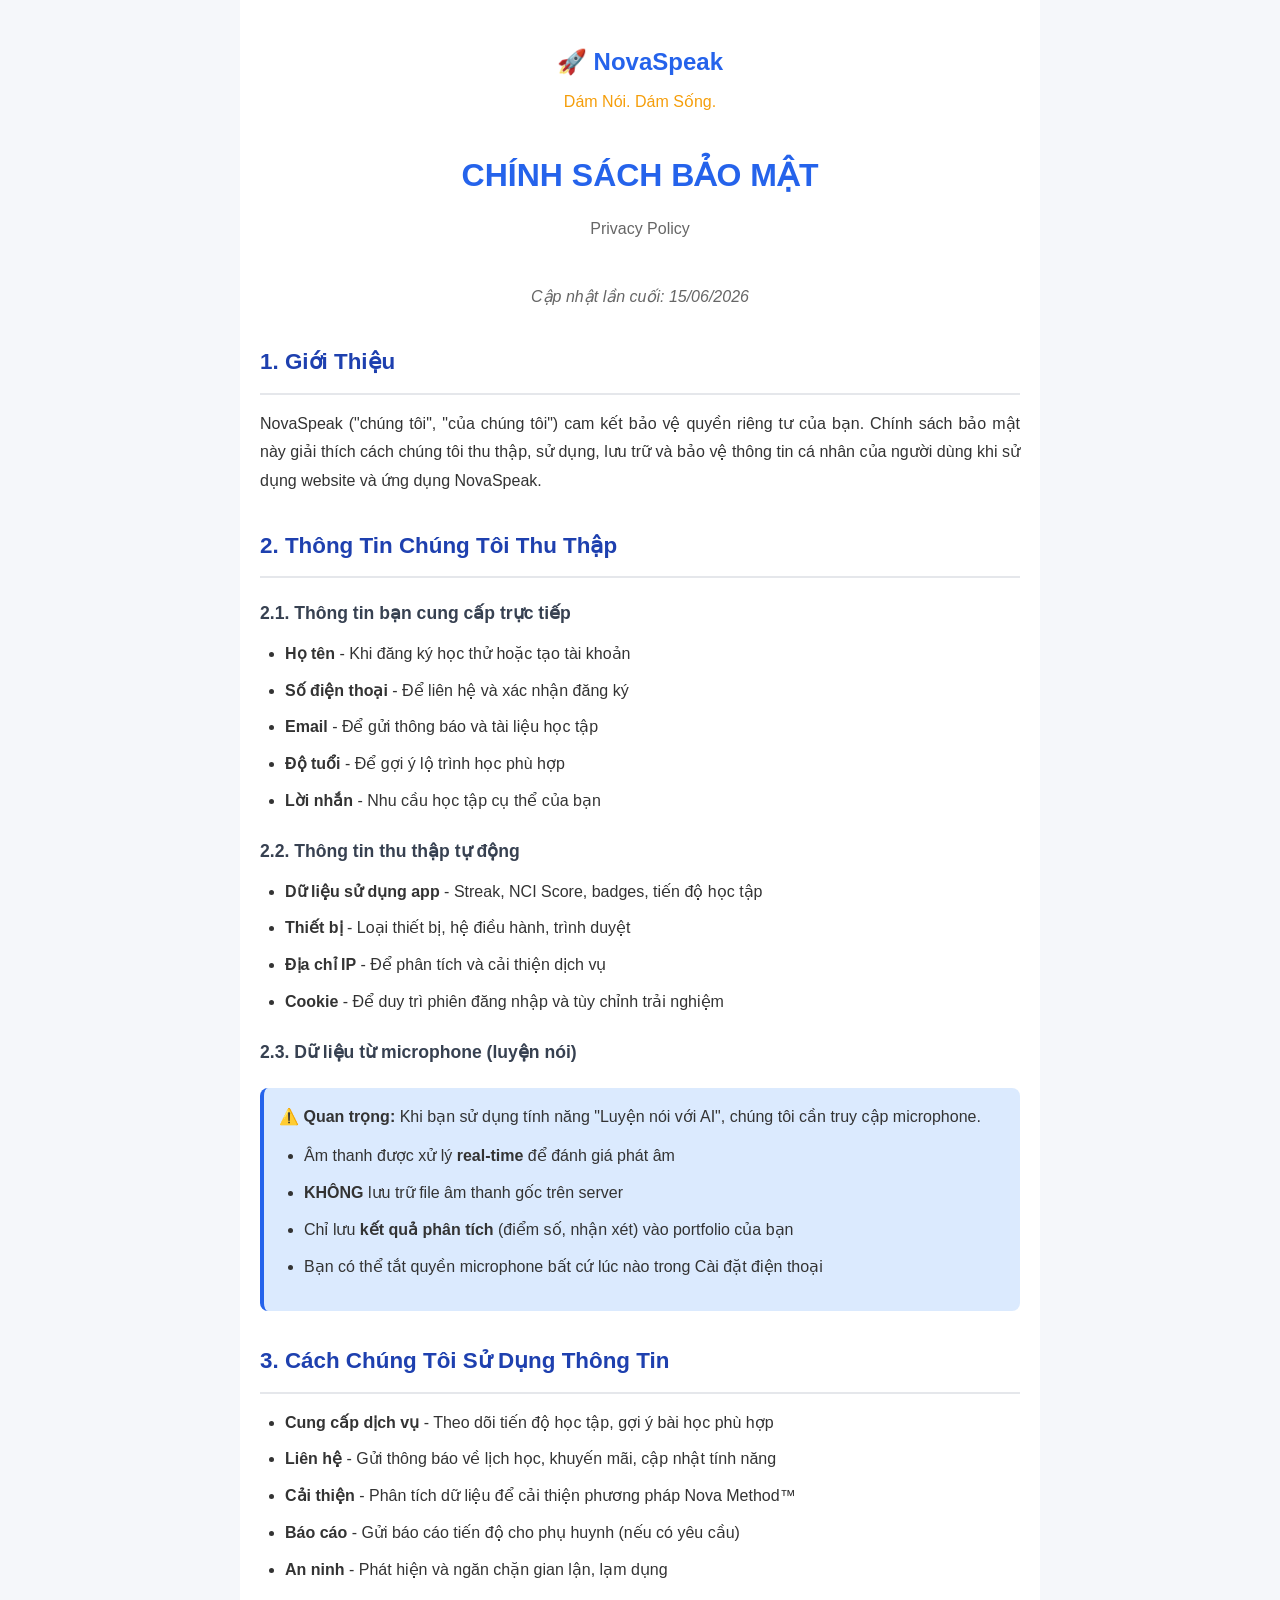
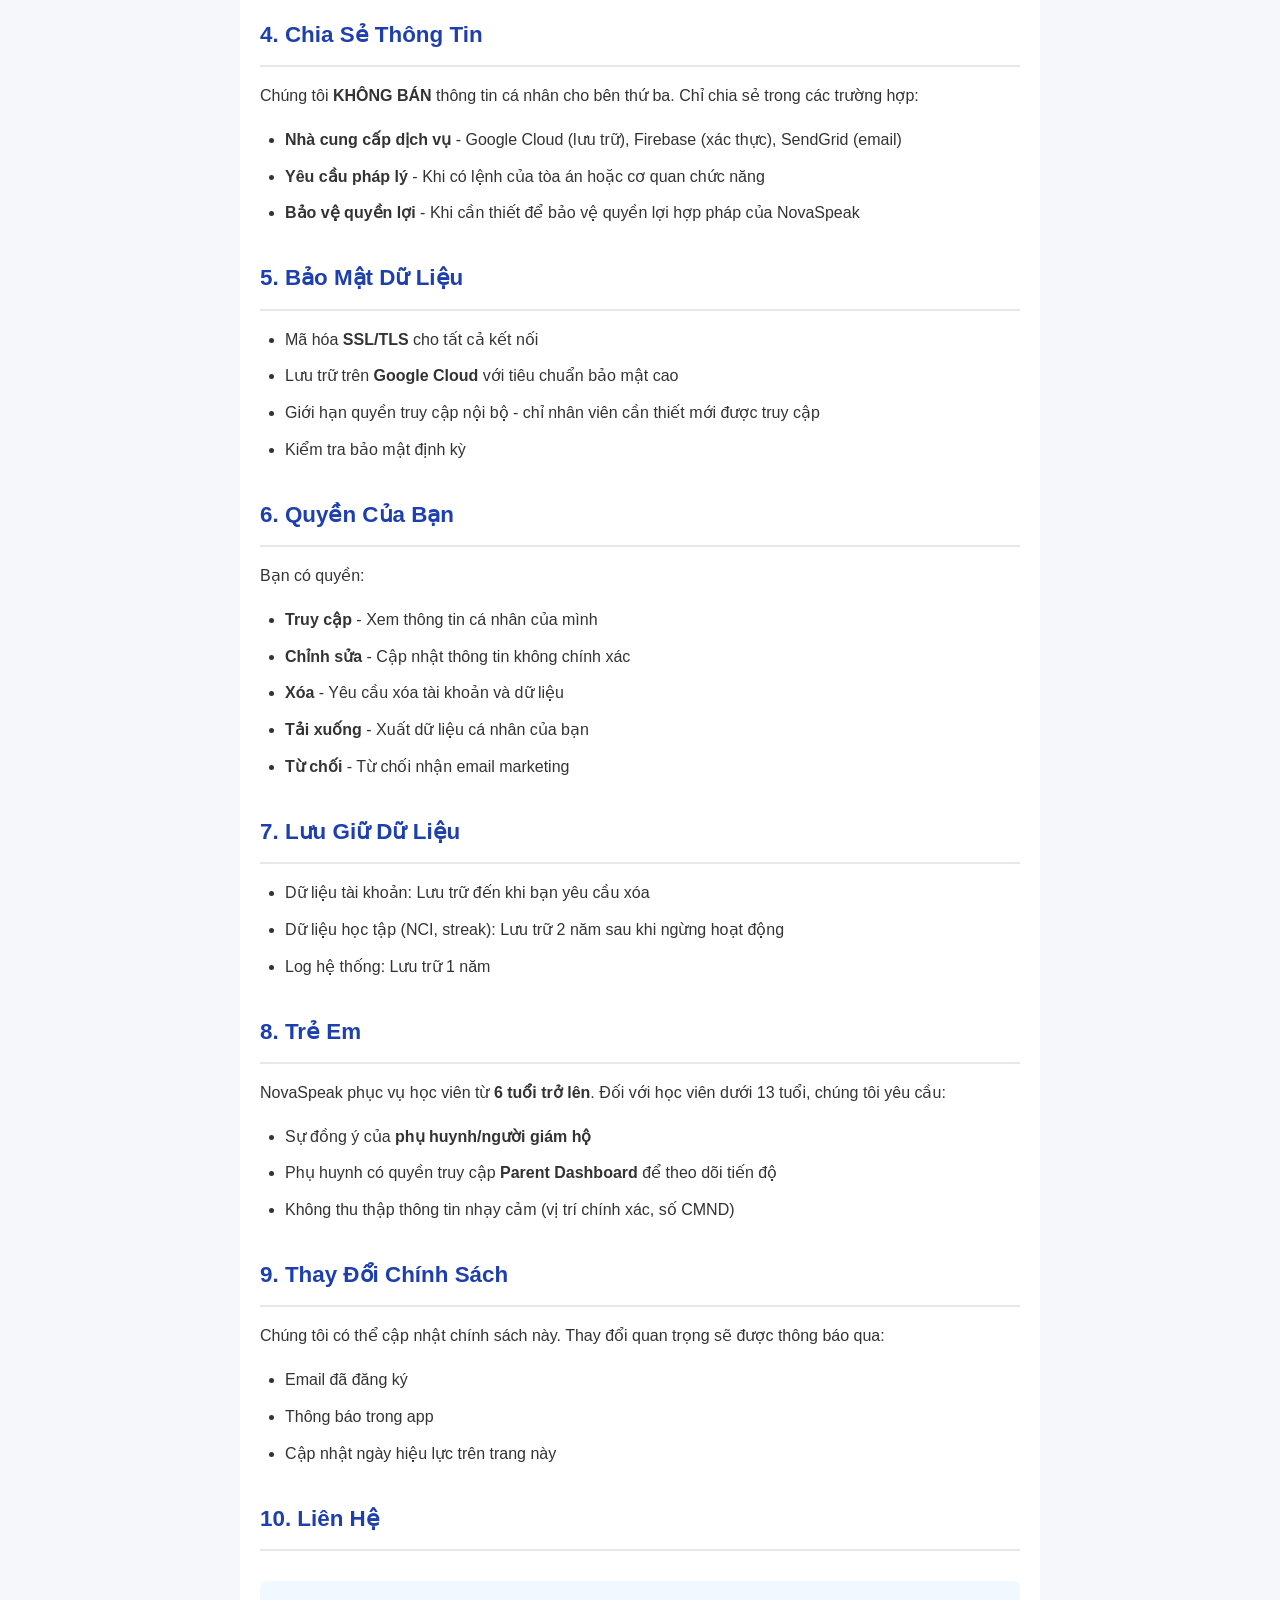
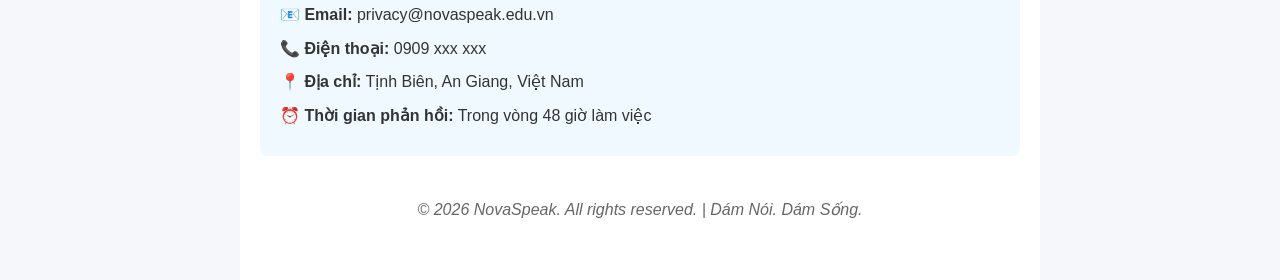
<file: privacy-policy.html>
<!DOCTYPE html>
<html lang="vi">
<head>
    <meta charset="UTF-8">
    <meta name="viewport" content="width=device-width, initial-scale=1.0">
    <title>Chính Sách Bảo Mật - NovaSpeak</title>
    <style>
        * { margin: 0; padding: 0; box-sizing: border-box; }
        body { font-family: 'Segoe UI', sans-serif; line-height: 1.8; color: #333; background: #f5f7fa; }
        .container { max-width: 800px; margin: 0 auto; padding: 40px 20px; background: white; }
        h1 { color: #2563eb; font-size: 2em; margin-bottom: 10px; text-align: center; }
        .subtitle { text-align: center; color: #666; margin-bottom: 40px; }
        h2 { color: #1e40af; font-size: 1.4em; margin: 30px 0 15px; border-bottom: 2px solid #e5e7eb; padding-bottom: 10px; }
        h3 { color: #374151; font-size: 1.1em; margin: 20px 0 10px; }
        p { margin-bottom: 15px; text-align: justify; }
        ul { margin-left: 25px; margin-bottom: 15px; }
        li { margin-bottom: 8px; }
        .highlight { background: #dbeafe; padding: 15px; border-radius: 8px; margin: 20px 0; border-left: 4px solid #2563eb; }
        .contact { background: #f0f9ff; padding: 20px; border-radius: 8px; margin-top: 30px; }
        .contact p { margin-bottom: 5px; }
        .date { text-align: center; color: #666; font-style: italic; margin-top: 40px; }
        .logo { text-align: center; font-size: 1.5em; font-weight: bold; color: #2563eb; margin-bottom: 5px; }
        .tagline { text-align: center; color: #f59e0b; margin-bottom: 30px; }
    </style>
<base target="_blank">
</head>
<body>
    <div class="container">
        <div class="logo">🚀 NovaSpeak</div>
        <div class="tagline">Dám Nói. Dám Sống.</div>
        <h1>CHÍNH SÁCH BẢO MẬT</h1>
        <p class="subtitle">Privacy Policy</p>
        <p class="date">Cập nhật lần cuối: 15/06/2026</p>

        <h2>1. Giới Thiệu</h2>
        <p>NovaSpeak ("chúng tôi", "của chúng tôi") cam kết bảo vệ quyền riêng tư của bạn. Chính sách bảo mật này giải thích cách chúng tôi thu thập, sử dụng, lưu trữ và bảo vệ thông tin cá nhân của người dùng khi sử dụng website và ứng dụng NovaSpeak.</p>

        <h2>2. Thông Tin Chúng Tôi Thu Thập</h2>
        <h3>2.1. Thông tin bạn cung cấp trực tiếp</h3>
        <ul>
            <li><strong>Họ tên</strong> - Khi đăng ký học thử hoặc tạo tài khoản</li>
            <li><strong>Số điện thoại</strong> - Để liên hệ và xác nhận đăng ký</li>
            <li><strong>Email</strong> - Để gửi thông báo và tài liệu học tập</li>
            <li><strong>Độ tuổi</strong> - Để gợi ý lộ trình học phù hợp</li>
            <li><strong>Lời nhắn</strong> - Nhu cầu học tập cụ thể của bạn</li>
        </ul>

        <h3>2.2. Thông tin thu thập tự động</h3>
        <ul>
            <li><strong>Dữ liệu sử dụng app</strong> - Streak, NCI Score, badges, tiến độ học tập</li>
            <li><strong>Thiết bị</strong> - Loại thiết bị, hệ điều hành, trình duyệt</li>
            <li><strong>Địa chỉ IP</strong> - Để phân tích và cải thiện dịch vụ</li>
            <li><strong>Cookie</strong> - Để duy trì phiên đăng nhập và tùy chỉnh trải nghiệm</li>
        </ul>

        <h3>2.3. Dữ liệu từ microphone (luyện nói)</h3>
        <div class="highlight">
            <strong>⚠️ Quan trọng:</strong> Khi bạn sử dụng tính năng "Luyện nói với AI", chúng tôi cần truy cập microphone. 
            <ul style="margin-top: 10px;">
                <li>Âm thanh được xử lý <strong>real-time</strong> để đánh giá phát âm</li>
                <li><strong>KHÔNG</strong> lưu trữ file âm thanh gốc trên server</li>
                <li>Chỉ lưu <strong>kết quả phân tích</strong> (điểm số, nhận xét) vào portfolio của bạn</li>
                <li>Bạn có thể tắt quyền microphone bất cứ lúc nào trong Cài đặt điện thoại</li>
            </ul>
        </div>

        <h2>3. Cách Chúng Tôi Sử Dụng Thông Tin</h2>
        <ul>
            <li><strong>Cung cấp dịch vụ</strong> - Theo dõi tiến độ học tập, gợi ý bài học phù hợp</li>
            <li><strong>Liên hệ</strong> - Gửi thông báo về lịch học, khuyến mãi, cập nhật tính năng</li>
            <li><strong>Cải thiện</strong> - Phân tích dữ liệu để cải thiện phương pháp Nova Method™</li>
            <li><strong>Báo cáo</strong> - Gửi báo cáo tiến độ cho phụ huynh (nếu có yêu cầu)</li>
            <li><strong>An ninh</strong> - Phát hiện và ngăn chặn gian lận, lạm dụng</li>
        </ul>

        <h2>4. Chia Sẻ Thông Tin</h2>
        <p>Chúng tôi <strong>KHÔNG BÁN</strong> thông tin cá nhân cho bên thứ ba. Chỉ chia sẻ trong các trường hợp:</p>
        <ul>
            <li><strong>Nhà cung cấp dịch vụ</strong> - Google Cloud (lưu trữ), Firebase (xác thực), SendGrid (email)</li>
            <li><strong>Yêu cầu pháp lý</strong> - Khi có lệnh của tòa án hoặc cơ quan chức năng</li>
            <li><strong>Bảo vệ quyền lợi</strong> - Khi cần thiết để bảo vệ quyền lợi hợp pháp của NovaSpeak</li>
        </ul>

        <h2>5. Bảo Mật Dữ Liệu</h2>
        <ul>
            <li>Mã hóa <strong>SSL/TLS</strong> cho tất cả kết nối</li>
            <li>Lưu trữ trên <strong>Google Cloud</strong> với tiêu chuẩn bảo mật cao</li>
            <li>Giới hạn quyền truy cập nội bộ - chỉ nhân viên cần thiết mới được truy cập</li>
            <li>Kiểm tra bảo mật định kỳ</li>
        </ul>

        <h2>6. Quyền Của Bạn</h2>
        <p>Bạn có quyền:</p>
        <ul>
            <li><strong>Truy cập</strong> - Xem thông tin cá nhân của mình</li>
            <li><strong>Chỉnh sửa</strong> - Cập nhật thông tin không chính xác</li>
            <li><strong>Xóa</strong> - Yêu cầu xóa tài khoản và dữ liệu</li>
            <li><strong>Tải xuống</strong> - Xuất dữ liệu cá nhân của bạn</li>
            <li><strong>Từ chối</strong> - Từ chối nhận email marketing</li>
        </ul>

        <h2>7. Lưu Giữ Dữ Liệu</h2>
        <ul>
            <li>Dữ liệu tài khoản: Lưu trữ đến khi bạn yêu cầu xóa</li>
            <li>Dữ liệu học tập (NCI, streak): Lưu trữ 2 năm sau khi ngừng hoạt động</li>
            <li>Log hệ thống: Lưu trữ 1 năm</li>
        </ul>

        <h2>8. Trẻ Em</h2>
        <p>NovaSpeak phục vụ học viên từ <strong>6 tuổi trở lên</strong>. Đối với học viên dưới 13 tuổi, chúng tôi yêu cầu:</p>
        <ul>
            <li>Sự đồng ý của <strong>phụ huynh/người giám hộ</strong></li>
            <li>Phụ huynh có quyền truy cập <strong>Parent Dashboard</strong> để theo dõi tiến độ</li>
            <li>Không thu thập thông tin nhạy cảm (vị trí chính xác, số CMND)</li>
        </ul>

        <h2>9. Thay Đổi Chính Sách</h2>
        <p>Chúng tôi có thể cập nhật chính sách này. Thay đổi quan trọng sẽ được thông báo qua:</p>
        <ul>
            <li>Email đã đăng ký</li>
            <li>Thông báo trong app</li>
            <li>Cập nhật ngày hiệu lực trên trang này</li>
        </ul>

        <h2>10. Liên Hệ</h2>
        <div class="contact">
            <p><strong>📧 Email:</strong> privacy@novaspeak.edu.vn</p>
            <p><strong>📞 Điện thoại:</strong> 0909 xxx xxx</p>
            <p><strong>📍 Địa chỉ:</strong> Tịnh Biên, An Giang, Việt Nam</p>
            <p><strong>⏰ Thời gian phản hồi:</strong> Trong vòng 48 giờ làm việc</p>
        </div>

        <p class="date">© 2026 NovaSpeak. All rights reserved. | Dám Nói. Dám Sống.</p>
    </div>
</body>
</html>
</file>
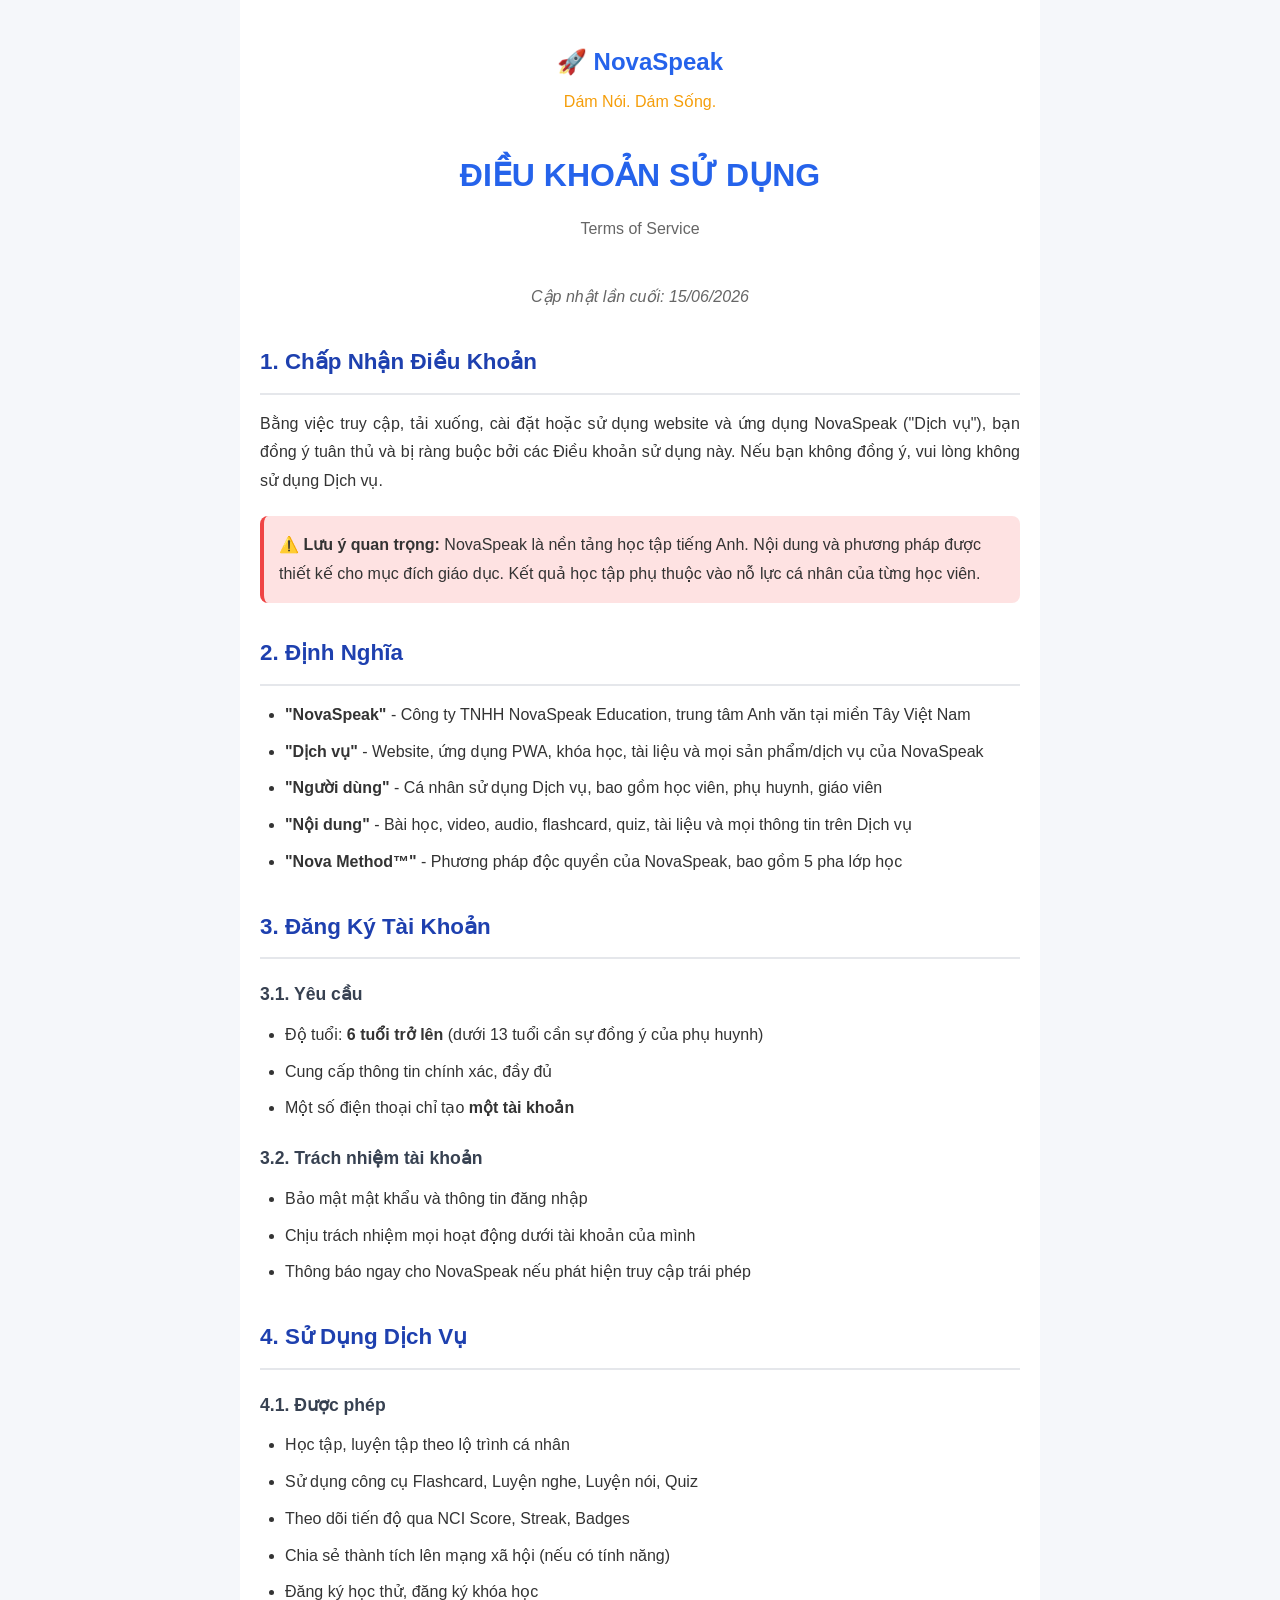
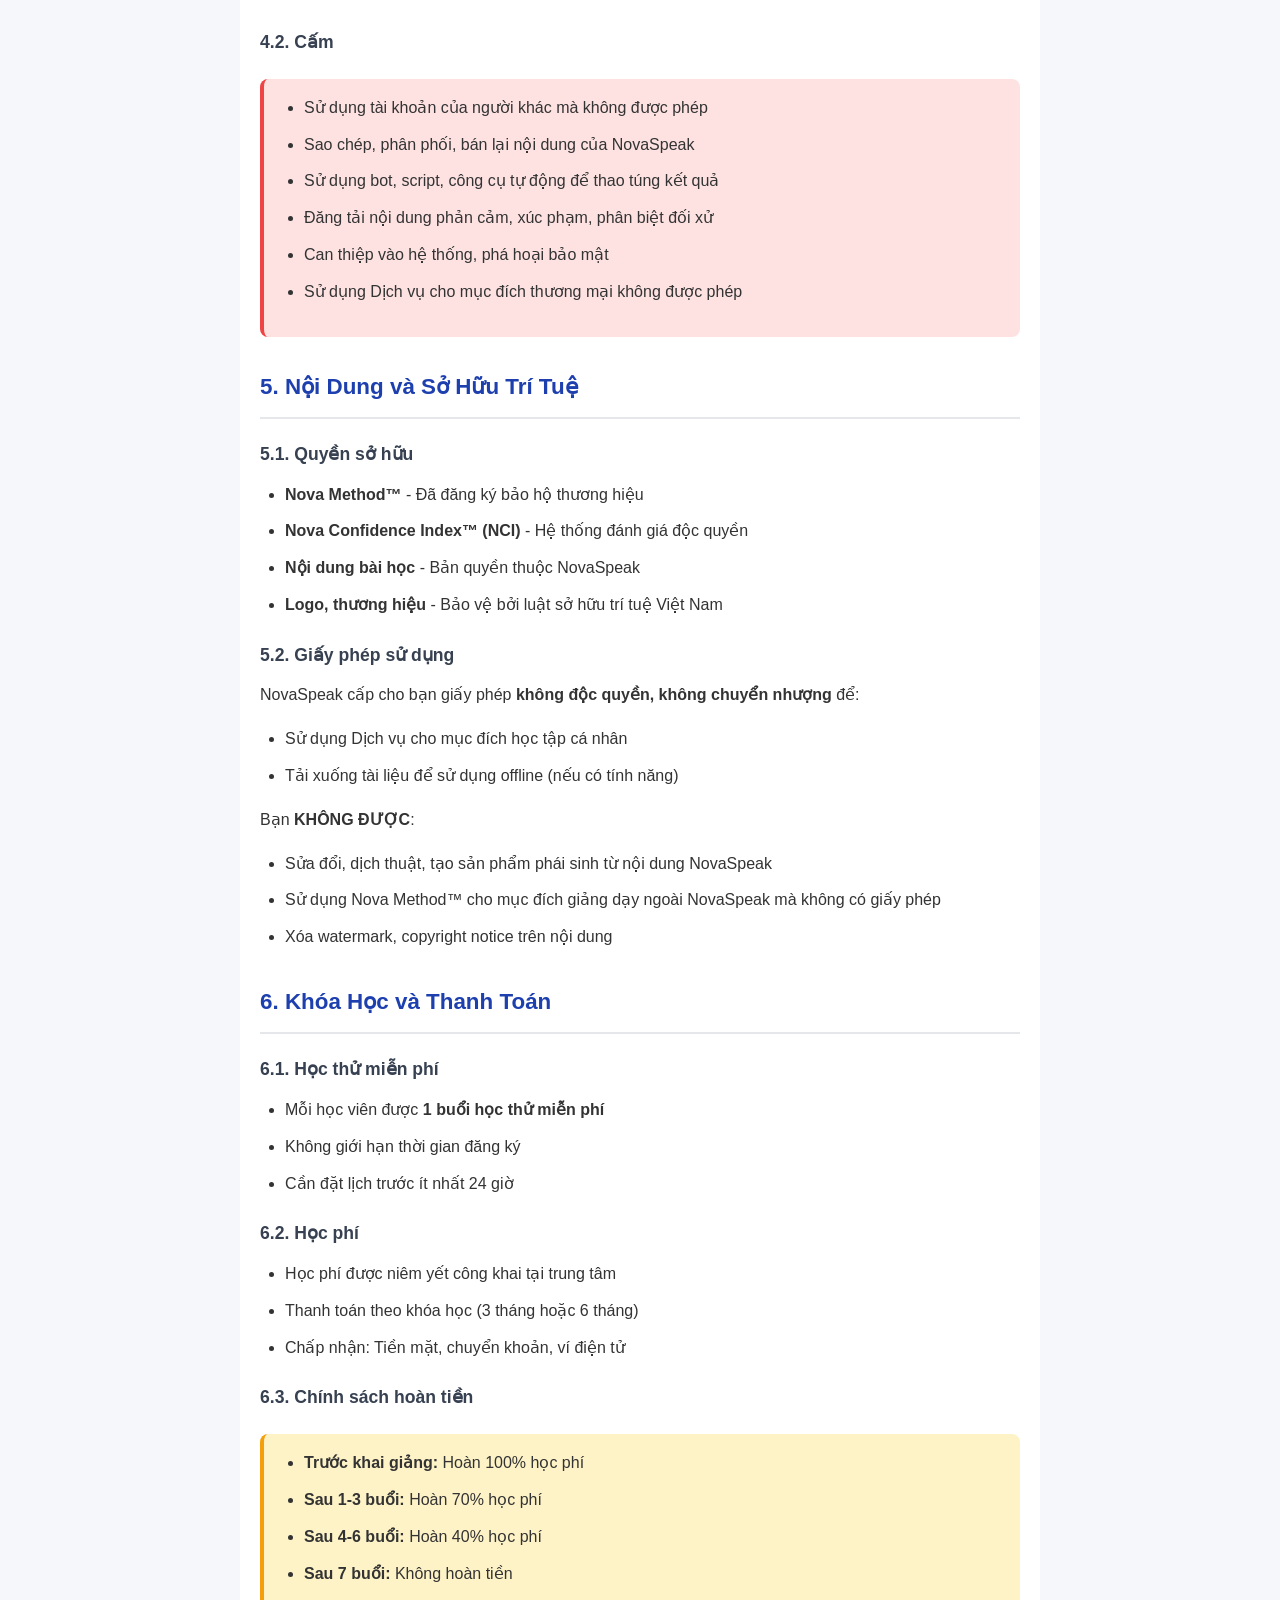
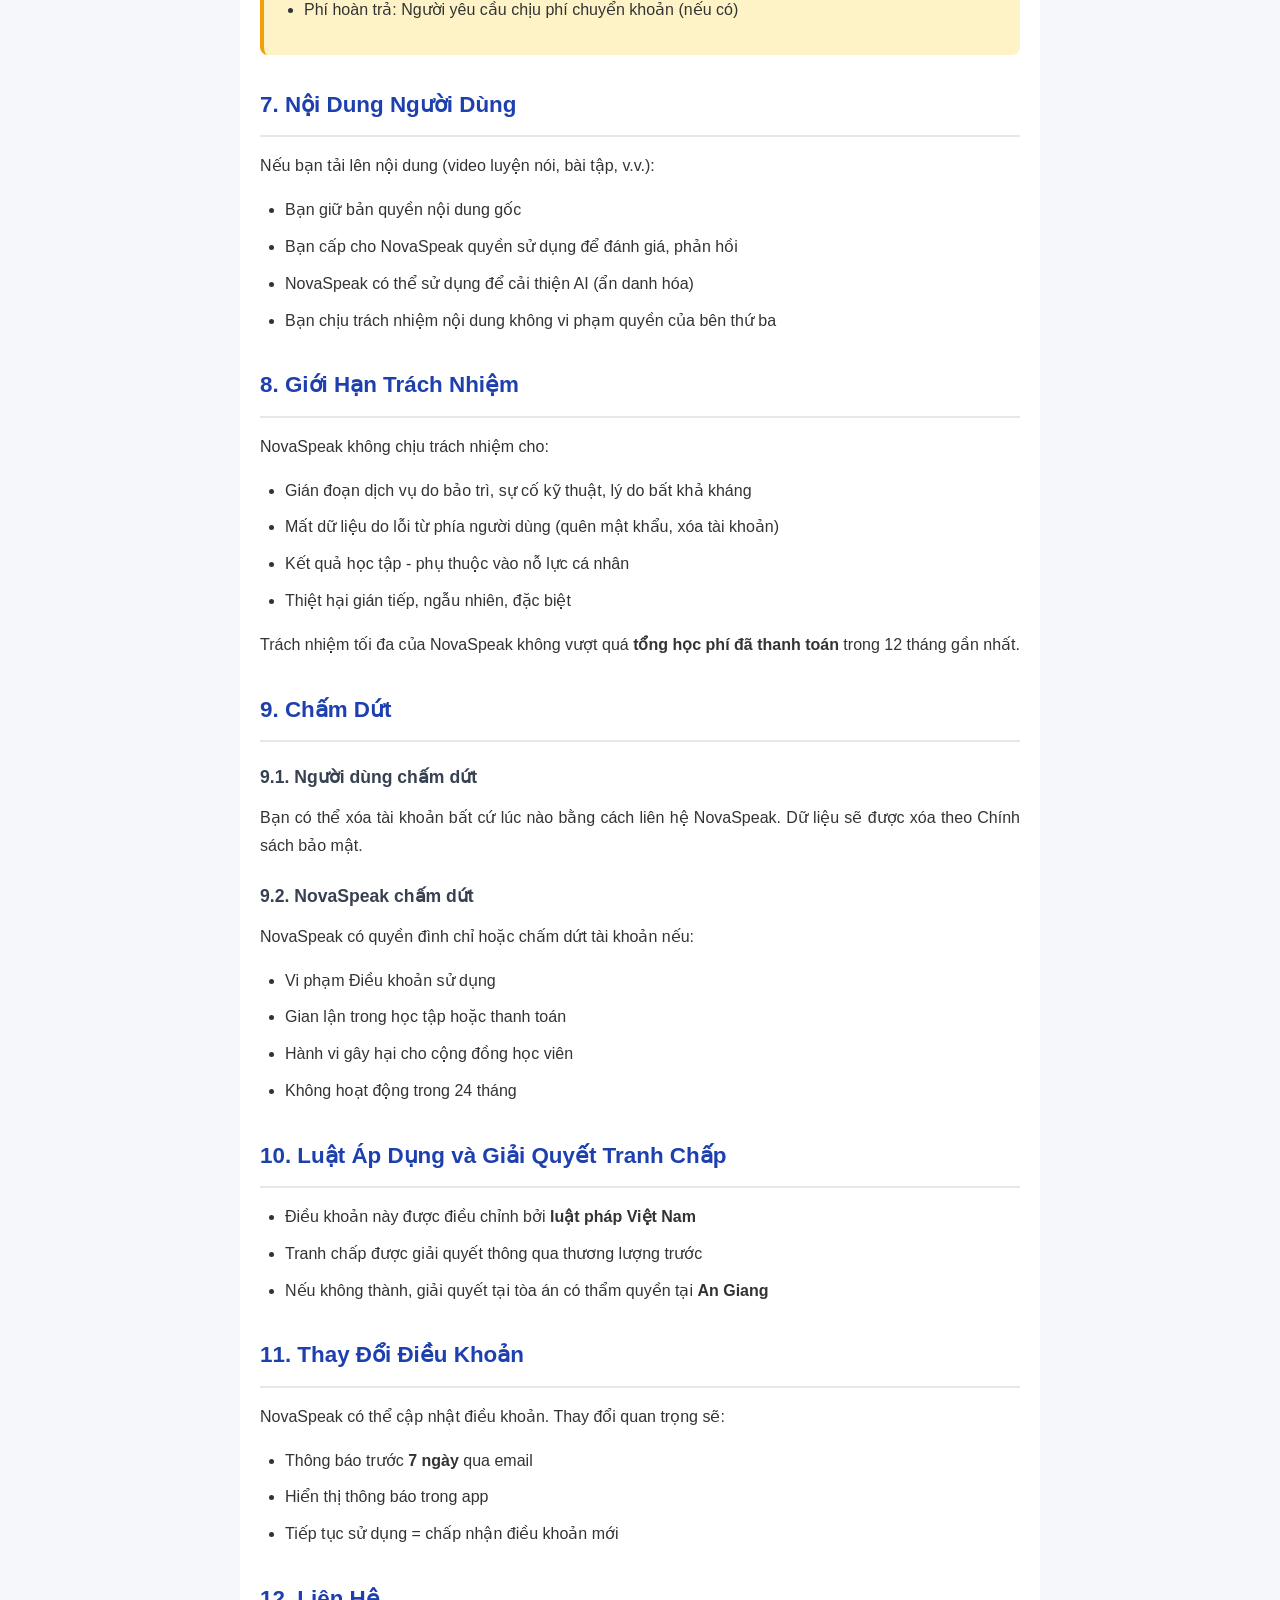
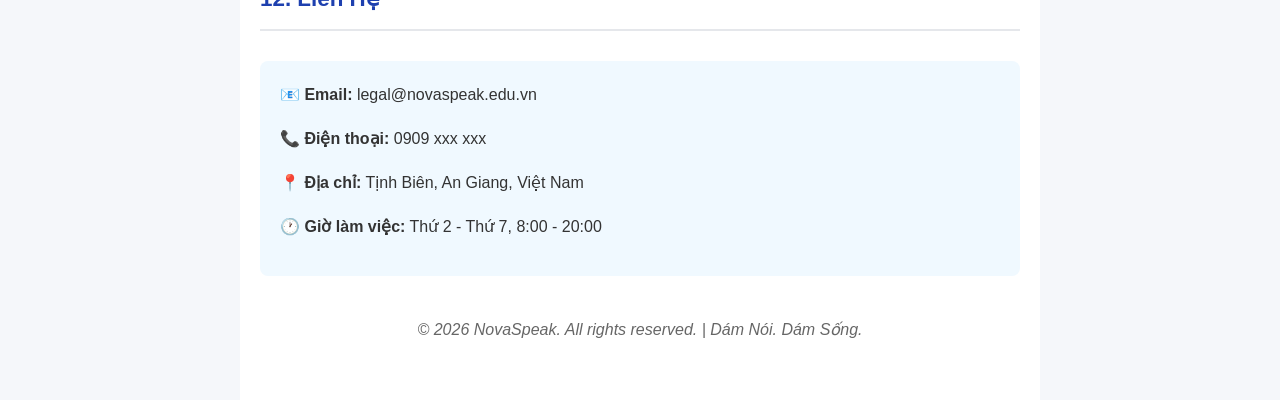
<file: terms-of-service.html>
<!DOCTYPE html>
<html lang="vi">
<head>
    <meta charset="UTF-8">
    <meta name="viewport" content="width=device-width, initial-scale=1.0">
    <title>Điều Khoản Sử Dụng - NovaSpeak</title>
    <style>
        * { margin: 0; padding: 0; box-sizing: border-box; }
        body { font-family: 'Segoe UI', sans-serif; line-height: 1.8; color: #333; background: #f5f7fa; }
        .container { max-width: 800px; margin: 0 auto; padding: 40px 20px; background: white; }
        h1 { color: #2563eb; font-size: 2em; margin-bottom: 10px; text-align: center; }
        .subtitle { text-align: center; color: #666; margin-bottom: 40px; }
        h2 { color: #1e40af; font-size: 1.4em; margin: 30px 0 15px; border-bottom: 2px solid #e5e7eb; padding-bottom: 10px; }
        h3 { color: #374151; font-size: 1.1em; margin: 20px 0 10px; }
        p { margin-bottom: 15px; text-align: justify; }
        ul { margin-left: 25px; margin-bottom: 15px; }
        li { margin-bottom: 8px; }
        .highlight { background: #fef3c7; padding: 15px; border-radius: 8px; margin: 20px 0; border-left: 4px solid #f59e0b; }
        .warning { background: #fee2e2; padding: 15px; border-radius: 8px; margin: 20px 0; border-left: 4px solid #ef4444; }
        .contact { background: #f0f9ff; padding: 20px; border-radius: 8px; margin-top: 30px; }
        .date { text-align: center; color: #666; font-style: italic; margin-top: 40px; }
        .logo { text-align: center; font-size: 1.5em; font-weight: bold; color: #2563eb; margin-bottom: 5px; }
        .tagline { text-align: center; color: #f59e0b; margin-bottom: 30px; }
    </style>
<base target="_blank">
</head>
<body>
    <div class="container">
        <div class="logo">🚀 NovaSpeak</div>
        <div class="tagline">Dám Nói. Dám Sống.</div>
        <h1>ĐIỀU KHOẢN SỬ DỤNG</h1>
        <p class="subtitle">Terms of Service</p>
        <p class="date">Cập nhật lần cuối: 15/06/2026</p>

        <h2>1. Chấp Nhận Điều Khoản</h2>
        <p>Bằng việc truy cập, tải xuống, cài đặt hoặc sử dụng website và ứng dụng NovaSpeak ("Dịch vụ"), bạn đồng ý tuân thủ và bị ràng buộc bởi các Điều khoản sử dụng này. Nếu bạn không đồng ý, vui lòng không sử dụng Dịch vụ.</p>

        <div class="warning">
            <strong>⚠️ Lưu ý quan trọng:</strong> NovaSpeak là nền tảng học tập tiếng Anh. Nội dung và phương pháp được thiết kế cho mục đích giáo dục. Kết quả học tập phụ thuộc vào nỗ lực cá nhân của từng học viên.
        </div>

        <h2>2. Định Nghĩa</h2>
        <ul>
            <li><strong>"NovaSpeak"</strong> - Công ty TNHH NovaSpeak Education, trung tâm Anh văn tại miền Tây Việt Nam</li>
            <li><strong>"Dịch vụ"</strong> - Website, ứng dụng PWA, khóa học, tài liệu và mọi sản phẩm/dịch vụ của NovaSpeak</li>
            <li><strong>"Người dùng"</strong> - Cá nhân sử dụng Dịch vụ, bao gồm học viên, phụ huynh, giáo viên</li>
            <li><strong>"Nội dung"</strong> - Bài học, video, audio, flashcard, quiz, tài liệu và mọi thông tin trên Dịch vụ</li>
            <li><strong>"Nova Method™"</strong> - Phương pháp độc quyền của NovaSpeak, bao gồm 5 pha lớp học</li>
        </ul>

        <h2>3. Đăng Ký Tài Khoản</h2>
        <h3>3.1. Yêu cầu</h3>
        <ul>
            <li>Độ tuổi: <strong>6 tuổi trở lên</strong> (dưới 13 tuổi cần sự đồng ý của phụ huynh)</li>
            <li>Cung cấp thông tin chính xác, đầy đủ</li>
            <li>Một số điện thoại chỉ tạo <strong>một tài khoản</strong></li>
        </ul>

        <h3>3.2. Trách nhiệm tài khoản</h3>
        <ul>
            <li>Bảo mật mật khẩu và thông tin đăng nhập</li>
            <li>Chịu trách nhiệm mọi hoạt động dưới tài khoản của mình</li>
            <li>Thông báo ngay cho NovaSpeak nếu phát hiện truy cập trái phép</li>
        </ul>

        <h2>4. Sử Dụng Dịch Vụ</h2>
        <h3>4.1. Được phép</h3>
        <ul>
            <li>Học tập, luyện tập theo lộ trình cá nhân</li>
            <li>Sử dụng công cụ Flashcard, Luyện nghe, Luyện nói, Quiz</li>
            <li>Theo dõi tiến độ qua NCI Score, Streak, Badges</li>
            <li>Chia sẻ thành tích lên mạng xã hội (nếu có tính năng)</li>
            <li>Đăng ký học thử, đăng ký khóa học</li>
        </ul>

        <h3>4.2. Cấm</h3>
        <div class="warning">
            <ul>
                <li>Sử dụng tài khoản của người khác mà không được phép</li>
                <li>Sao chép, phân phối, bán lại nội dung của NovaSpeak</li>
                <li>Sử dụng bot, script, công cụ tự động để thao túng kết quả</li>
                <li>Đăng tải nội dung phản cảm, xúc phạm, phân biệt đối xử</li>
                <li>Can thiệp vào hệ thống, phá hoại bảo mật</li>
                <li>Sử dụng Dịch vụ cho mục đích thương mại không được phép</li>
            </ul>
        </div>

        <h2>5. Nội Dung và Sở Hữu Trí Tuệ</h2>
        <h3>5.1. Quyền sở hữu</h3>
        <ul>
            <li><strong>Nova Method™</strong> - Đã đăng ký bảo hộ thương hiệu</li>
            <li><strong>Nova Confidence Index™ (NCI)</strong> - Hệ thống đánh giá độc quyền</li>
            <li><strong>Nội dung bài học</strong> - Bản quyền thuộc NovaSpeak</li>
            <li><strong>Logo, thương hiệu</strong> - Bảo vệ bởi luật sở hữu trí tuệ Việt Nam</li>
        </ul>

        <h3>5.2. Giấy phép sử dụng</h3>
        <p>NovaSpeak cấp cho bạn giấy phép <strong>không độc quyền, không chuyển nhượng</strong> để:</p>
        <ul>
            <li>Sử dụng Dịch vụ cho mục đích học tập cá nhân</li>
            <li>Tải xuống tài liệu để sử dụng offline (nếu có tính năng)</li>
        </ul>
        <p>Bạn <strong>KHÔNG ĐƯỢC</strong>:</p>
        <ul>
            <li>Sửa đổi, dịch thuật, tạo sản phẩm phái sinh từ nội dung NovaSpeak</li>
            <li>Sử dụng Nova Method™ cho mục đích giảng dạy ngoài NovaSpeak mà không có giấy phép</li>
            <li>Xóa watermark, copyright notice trên nội dung</li>
        </ul>

        <h2>6. Khóa Học và Thanh Toán</h2>
        <h3>6.1. Học thử miễn phí</h3>
        <ul>
            <li>Mỗi học viên được <strong>1 buổi học thử miễn phí</strong></li>
            <li>Không giới hạn thời gian đăng ký</li>
            <li>Cần đặt lịch trước ít nhất 24 giờ</li>
        </ul>

        <h3>6.2. Học phí</h3>
        <ul>
            <li>Học phí được niêm yết công khai tại trung tâm</li>
            <li>Thanh toán theo khóa học (3 tháng hoặc 6 tháng)</li>
            <li>Chấp nhận: Tiền mặt, chuyển khoản, ví điện tử</li>
        </ul>

        <h3>6.3. Chính sách hoàn tiền</h3>
        <div class="highlight">
            <ul>
                <li><strong>Trước khai giảng:</strong> Hoàn 100% học phí</li>
                <li><strong>Sau 1-3 buổi:</strong> Hoàn 70% học phí</li>
                <li><strong>Sau 4-6 buổi:</strong> Hoàn 40% học phí</li>
                <li><strong>Sau 7 buổi:</strong> Không hoàn tiền</li>
                <li>Phí hoàn trả: Người yêu cầu chịu phí chuyển khoản (nếu có)</li>
            </ul>
        </div>

        <h2>7. Nội Dung Người Dùng</h2>
        <p>Nếu bạn tải lên nội dung (video luyện nói, bài tập, v.v.):</p>
        <ul>
            <li>Bạn giữ bản quyền nội dung gốc</li>
            <li>Bạn cấp cho NovaSpeak quyền sử dụng để đánh giá, phản hồi</li>
            <li>NovaSpeak có thể sử dụng để cải thiện AI (ẩn danh hóa)</li>
            <li>Bạn chịu trách nhiệm nội dung không vi phạm quyền của bên thứ ba</li>
        </ul>

        <h2>8. Giới Hạn Trách Nhiệm</h2>
        <p>NovaSpeak không chịu trách nhiệm cho:</p>
        <ul>
            <li>Gián đoạn dịch vụ do bảo trì, sự cố kỹ thuật, lý do bất khả kháng</li>
            <li>Mất dữ liệu do lỗi từ phía người dùng (quên mật khẩu, xóa tài khoản)</li>
            <li>Kết quả học tập - phụ thuộc vào nỗ lực cá nhân</li>
            <li>Thiệt hại gián tiếp, ngẫu nhiên, đặc biệt</li>
        </ul>
        <p>Trách nhiệm tối đa của NovaSpeak không vượt quá <strong>tổng học phí đã thanh toán</strong> trong 12 tháng gần nhất.</p>

        <h2>9. Chấm Dứt</h2>
        <h3>9.1. Người dùng chấm dứt</h3>
        <p>Bạn có thể xóa tài khoản bất cứ lúc nào bằng cách liên hệ NovaSpeak. Dữ liệu sẽ được xóa theo Chính sách bảo mật.</p>

        <h3>9.2. NovaSpeak chấm dứt</h3>
        <p>NovaSpeak có quyền đình chỉ hoặc chấm dứt tài khoản nếu:</p>
        <ul>
            <li>Vi phạm Điều khoản sử dụng</li>
            <li>Gian lận trong học tập hoặc thanh toán</li>
            <li>Hành vi gây hại cho cộng đồng học viên</li>
            <li>Không hoạt động trong 24 tháng</li>
        </ul>

        <h2>10. Luật Áp Dụng và Giải Quyết Tranh Chấp</h2>
        <ul>
            <li>Điều khoản này được điều chỉnh bởi <strong>luật pháp Việt Nam</strong></li>
            <li>Tranh chấp được giải quyết thông qua thương lượng trước</li>
            <li>Nếu không thành, giải quyết tại tòa án có thẩm quyền tại <strong>An Giang</strong></li>
        </ul>

        <h2>11. Thay Đổi Điều Khoản</h2>
        <p>NovaSpeak có thể cập nhật điều khoản. Thay đổi quan trọng sẽ:</p>
        <ul>
            <li>Thông báo trước <strong>7 ngày</strong> qua email</li>
            <li>Hiển thị thông báo trong app</li>
            <li>Tiếp tục sử dụng = chấp nhận điều khoản mới</li>
        </ul>

        <h2>12. Liên Hệ</h2>
        <div class="contact">
            <p><strong>📧 Email:</strong> legal@novaspeak.edu.vn</p>
            <p><strong>📞 Điện thoại:</strong> 0909 xxx xxx</p>
            <p><strong>📍 Địa chỉ:</strong> Tịnh Biên, An Giang, Việt Nam</p>
            <p><strong>🕐 Giờ làm việc:</strong> Thứ 2 - Thứ 7, 8:00 - 20:00</p>
        </div>

        <p class="date">© 2026 NovaSpeak. All rights reserved. | Dám Nói. Dám Sống.</p>
    </div>
</body>
</html>
</file>
